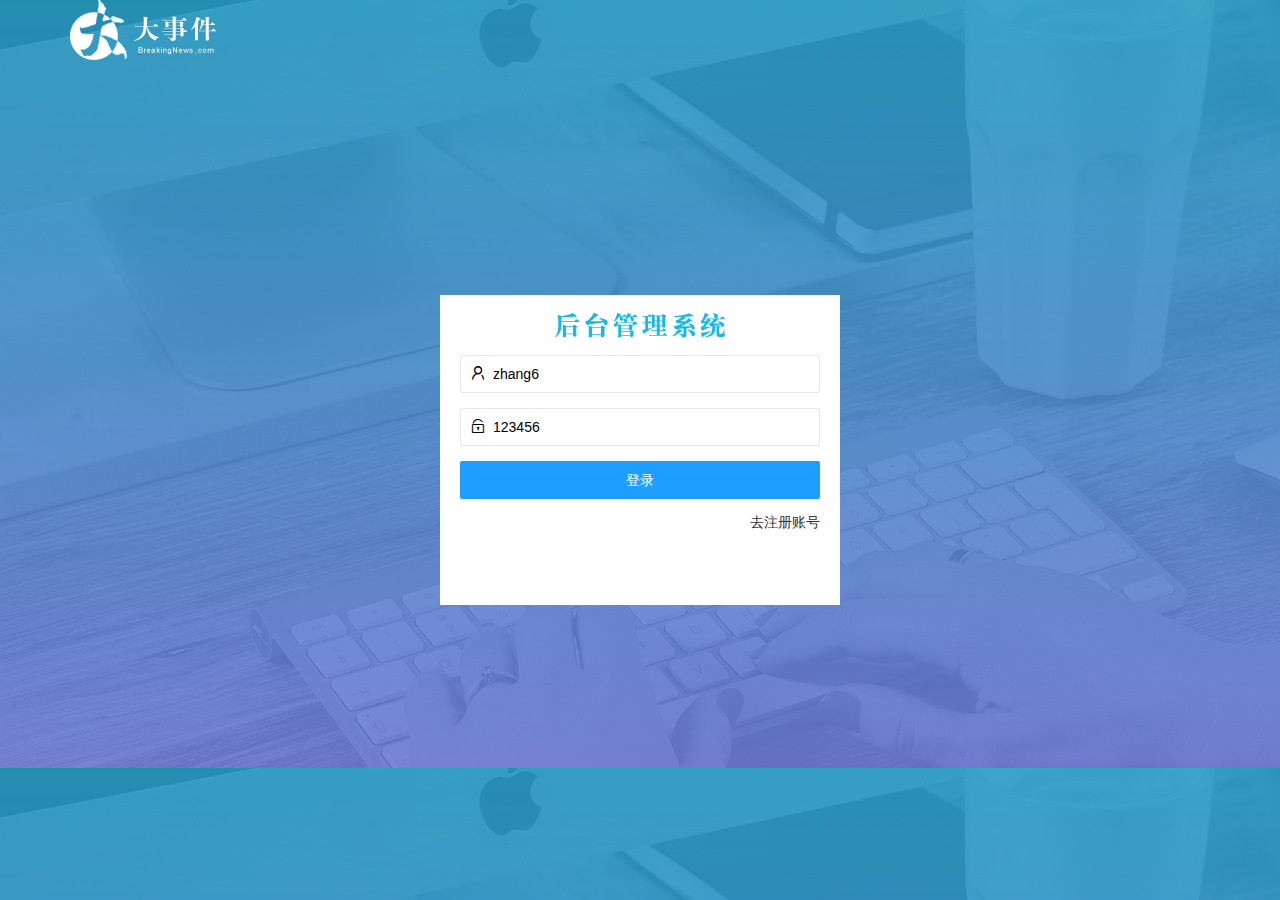
<file: login.html>
<!DOCTYPE html>
<html lang="en">

<head>
    <meta charset="UTF-8">
    <meta name="viewport" content="width=device-width, initial-scale=1.0">
    <title>大事件登录/注册第二遍</title>
    <link rel="stylesheet" href="/assets/lib/layui/css/layui.css">
    <link rel="stylesheet" href="/assets/css/login.css">
</head>

<body>
    <!-- 1.顶部logo 区域 -->
    <div class="layui-main">
        <img src="/assets/images/logo.png" alt="">
    </div>
    <!-- 2.登录与注册区域-->
    <div class="big-box">
        <!-- 2.1 头部标题 -->
        <div class="titleBox"></div>
        <!-- 2.2 登录区域 -->
        <div class="login-box">
            <!-- 2.2.1 登录表单 -->
            <form class="layui-form" id="form-login">
                <!-- 2.2.2 用户 -->
                <div class="layui-form-item">
                    <i class="layui-icon layui-icon-username"></i>
                    <input value="zhang6" type="text" name="username" required lay-verify="required" placeholder="请输入用户名" autocomplete="off" class="layui-input">
                </div>
                <!-- 2.2.3 密码 -->
                <div class="layui-form-item">
                    <i class="layui-icon layui-icon-password"></i>
                    <input value="123456" type="text" name="password" required lay-verify="required|pwd" placeholder="请输入密码" autocomplete="off" class="layui-input">
                </div>
                <!-- 2.2.4 登录按钮 -->
                <div class="layui-form-item">
                    <button class="layui-btn layui-btn-fluid layui-btn-normal" lay-submit>登录</button>
                </div>
                <!-- 2.2.5  -->
                <div class="layui-form-item links">
                    <a href="javascript:;" id="link_reg">去注册账号</a>
                </div>
            </form>
        </div>
        <!-- 2.3 注册区域 -->
        <div class="reg-box" style="display: none">
            <!-- 2.3.1 注册表单 -->
            <form class="layui-form" id="form-reg">
                <!-- 2.3.2 用户 -->
                <div class="layui-form-item">
                    <i class="layui-icon layui-icon-username"></i>
                    <input type="text" name="username" required lay-verify="required" placeholder="请输入用户名" autocomplete="off" class="layui-input">
                </div>
                <!-- 2.3.3 密码 -->
                <div class="layui-form-item">
                    <i class="layui-icon layui-icon-password"></i>
                    <input type="text" name="password" required lay-verify="required|pwd" placeholder="请输入密码" autocomplete="off" class="layui-input">
                </div>
                <!-- 2.3.4 确认密码 -->
                <div class="layui-form-item">
                    <i class="layui-icon layui-icon-password"></i>
                    <input type="text" name="repassword" required lay-verify="required|pwd|repwd" placeholder="再次确认密码" autocomplete="off" class="layui-input">
                </div>
                <!-- 2.3.5 登录按钮 -->
                <div class="layui-form-item">
                    <button class="layui-btn layui-btn-fluid layui-btn-normal" lay-submit>注册</button>
                </div>
                <!-- 2.3.6  -->
                <div class="layui-form-item links">
                    <a href="javascript:;" id="link_login">去登录账号</a>
                </div>
            </form>
        </div>
    </div>
    <!-- 引入layui js文件 -->
    <script src="/assets/lib/layui/layui.all.js"></script>
    <!-- 导入jquery文件 -->
    <script src="/assets/lib/jquery.js"></script>
    <!-- 导入自己封装的baseAPI.js文件 -->
    <script src="/assets/js/baseAPI.js"></script>
    <!-- 导入自己的login.js文件 -->
    <script src="/assets/js/login.js"></script>
</body>

</html>
</file>
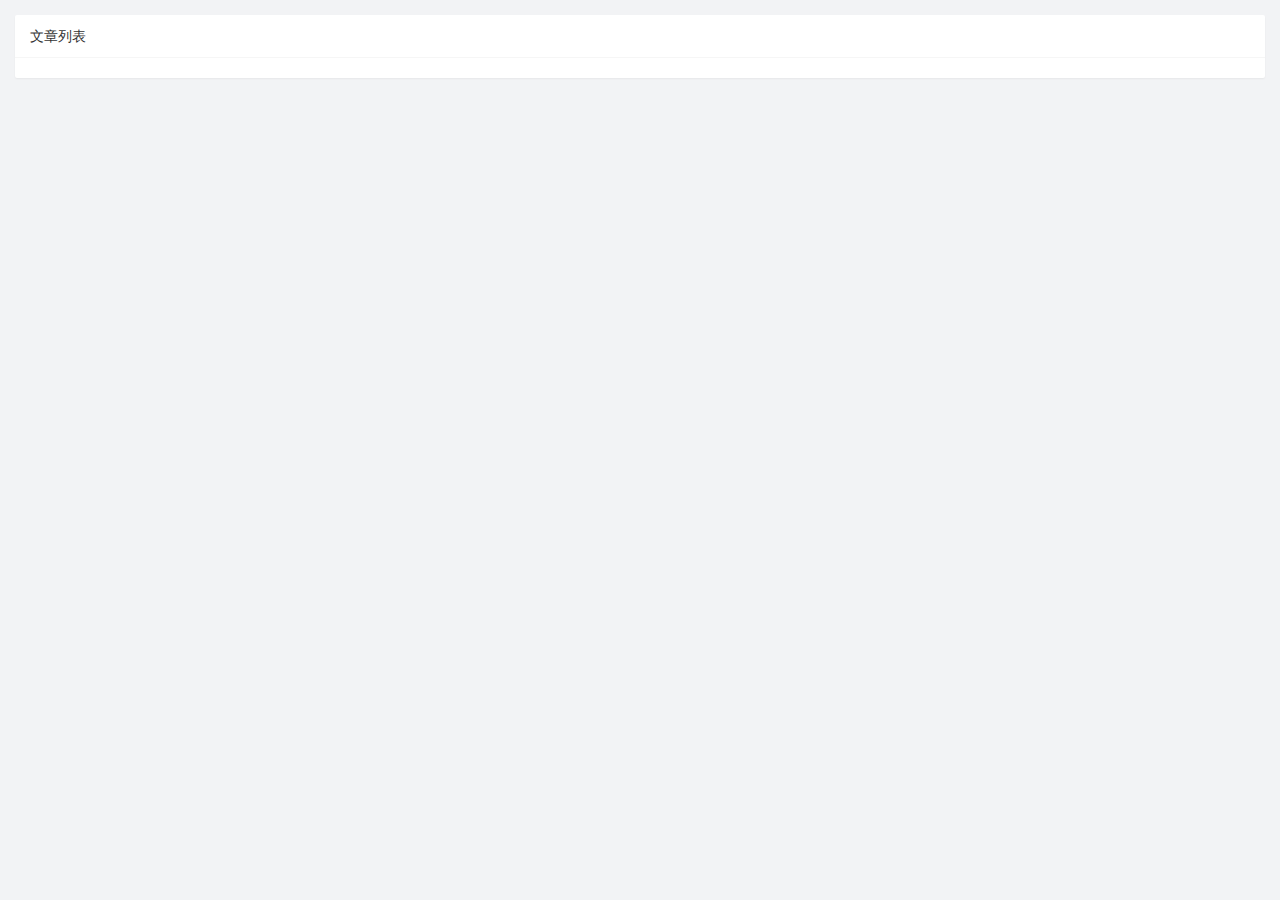
<file: article/art_list.html>
<!DOCTYPE html>
<html lang="en">

<head>
    <meta charset="UTF-8">
    <meta name="viewport" content="width=device-width, initial-scale=1.0">
    <title>Document</title>
    <link rel="stylesheet" href="/assets/lib/layui/css/layui.css">
    <link rel="stylesheet" href="/assets/css/article/art_list.css">
</head>

<body>
    <div class="layui-card">
        <div class="layui-card-header">
            文章列表
        </div>
        <div class="layui-card-body">

        </div>
    </div>





    <script src=" /assets/lib/layui/layui.all.js "></script>
    <script src="/assets/lib/jquery.js "></script>
    <script src="/assets/js/baseAPI.js "></script>
    <script src="/assets/js/article//art_list.js "></script>
</body>

</html>
</file>
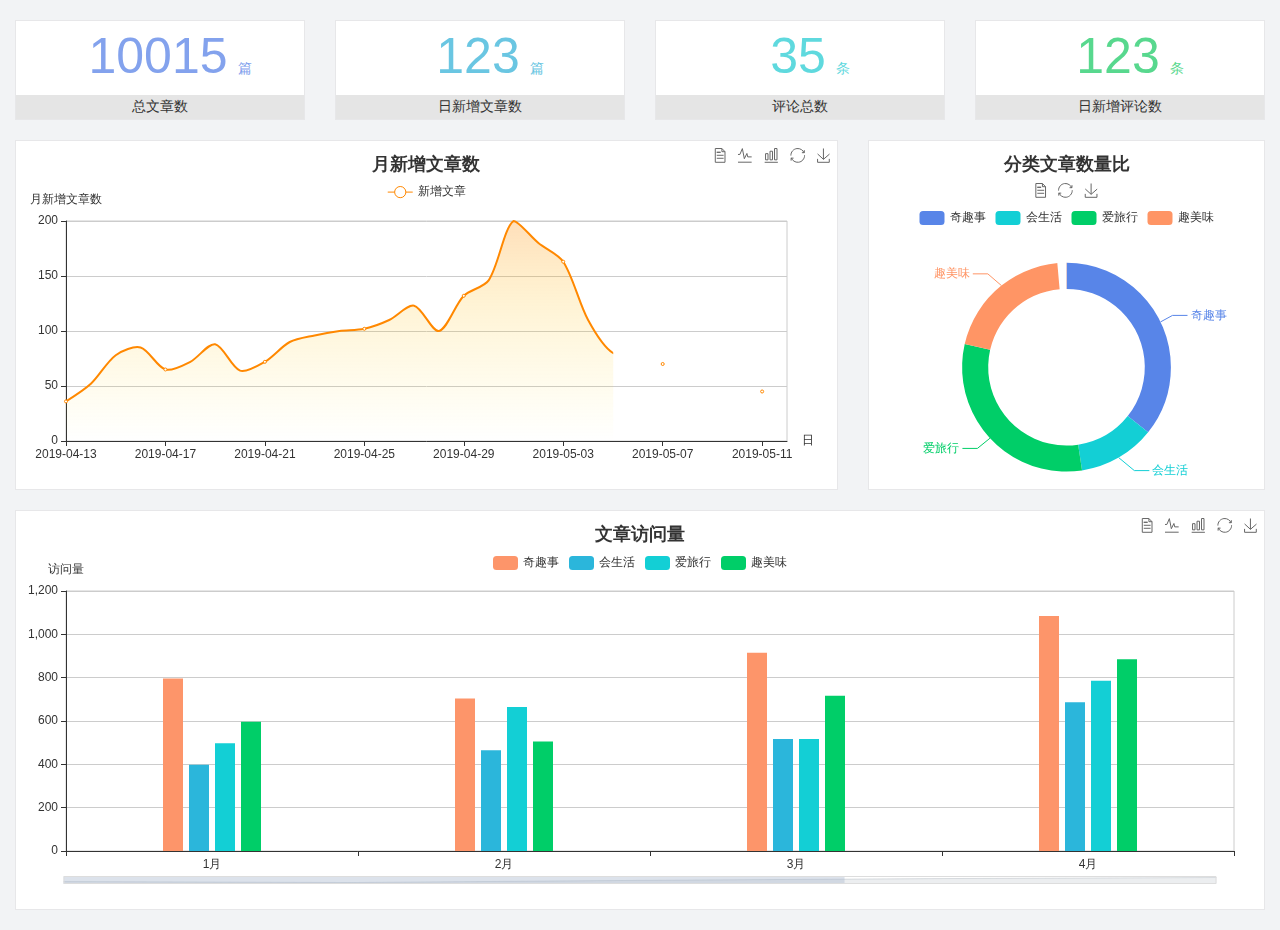
<file: home/dashboard.html>
<!DOCTYPE html>
<html lang="en">

<head>
  <meta charset="UTF-8">
  <meta name="viewport" content="width=device-width, initial-scale=1.0">
  <meta http-equiv="X-UA-Compatible" content="ie=edge">
  <title>图表统计</title>
  <link rel="stylesheet" href="../assets/lib/bootstrap.css" />
  <link rel="stylesheet" href="../assets/lib/main.css" />
  <script src="../assets/lib/jquery.js"></script>
  <script type="text/javascript" src="../assets/lib/echarts.min.js"></script>
</head>

<body>
  <div class="container-fluid">
    <div class="row spannel_list">
      <div class="col-sm-3 col-xs-6">
        <div class="spannel">
          <em>10015</em><span>篇</span>
          <b>总文章数</b>
        </div>
      </div>
      <div class="col-sm-3 col-xs-6">
        <div class="spannel scolor01">
          <em>123</em><span>篇</span>
          <b>日新增文章数</b>
        </div>
      </div>
      <div class="col-sm-3 col-xs-6">
        <div class="spannel scolor02">
          <em>35</em><span>条</span>
          <b>评论总数</b>
        </div>
      </div>
      <div class="col-sm-3 col-xs-6">
        <div class="spannel scolor03">
          <em>123</em><span>条</span>
          <b>日新增评论数</b>
        </div>
      </div>
    </div>
  </div>

  <div class="container-fluid">
    <div class="row curve-pie">
      <div class="col-lg-8 col-md-8">
        <div class="gragh_pannel" id="curve_show"></div>
      </div>
      <div class="col-lg-4 col-md-4">
        <div class="gragh_pannel" id="pie_show"></div>
      </div>
    </div>
  </div>

  <div class="container-fluid">
    <div class="column_pannel" id="column_show"></div>
  </div>

  <script>
    var oChart = echarts.init(document.getElementById('curve_show'));
    var aList_all = [
      { 'count': 36, 'date': '2019-04-13' },
      { 'count': 52, 'date': '2019-04-14' },
      { 'count': 78, 'date': '2019-04-15' },
      { 'count': 85, 'date': '2019-04-16' },
      { 'count': 65, 'date': '2019-04-17' },
      { 'count': 72, 'date': '2019-04-18' },
      { 'count': 88, 'date': '2019-04-19' },
      { 'count': 64, 'date': '2019-04-20' },
      { 'count': 72, 'date': '2019-04-21' },
      { 'count': 90, 'date': '2019-04-22' },
      { 'count': 96, 'date': '2019-04-23' },
      { 'count': 100, 'date': '2019-04-24' },
      { 'count': 102, 'date': '2019-04-25' },
      { 'count': 110, 'date': '2019-04-26' },
      { 'count': 123, 'date': '2019-04-27' },
      { 'count': 100, 'date': '2019-04-28' },
      { 'count': 132, 'date': '2019-04-29' },
      { 'count': 146, 'date': '2019-04-30' },
      { 'count': 200, 'date': '2019-05-01' },
      { 'count': 180, 'date': '2019-05-02' },
      { 'count': 163, 'date': '2019-05-03' },
      { 'count': 110, 'date': '2019-05-04' },
      { 'count': 80, 'date': '2019-05-05' },
      { 'count': 82, 'date': '2019-05-06' },
      { 'count': 70, 'date': '2019-05-07' },
      { 'count': 65, 'date': '2019-05-08' },
      { 'count': 54, 'date': '2019-05-09' },
      { 'count': 40, 'date': '2019-05-10' },
      { 'count': 45, 'date': '2019-05-11' },
      { 'count': 38, 'date': '2019-05-12' },
    ];

    let aCount = [];
    let aDate = [];

    for (var i = 0; i < aList_all.length; i++) {
      aCount.push(aList_all[i].count);
      aDate.push(aList_all[i].date);
    }

    var chartopt = {
      title: {
        text: '月新增文章数',
        left: 'center',
        top: '10'
      },
      tooltip: {
        trigger: 'axis'
      },
      legend: {
        data: ['新增文章'],
        top: '40'
      },
      toolbox: {
        show: true,
        feature: {
          mark: { show: true },
          dataView: { show: true, readOnly: false },
          magicType: { show: true, type: ['line', 'bar'] },
          restore: { show: true },
          saveAsImage: { show: true }
        }
      },
      calculable: true,
      xAxis: [
        {
          name: '日',
          type: 'category',
          boundaryGap: false,
          data: aDate
        }
      ],
      yAxis: [
        {
          name: '月新增文章数',
          type: 'value'
        }
      ],
      series: [
        {
          name: '新增文章',
          type: 'line',
          smooth: true,
          itemStyle: { normal: { areaStyle: { type: 'default' }, color: '#f80' }, lineStyle: { color: '#f80' } },
          data: aCount
        }],
      areaStyle: {
        normal: {
          color: new echarts.graphic.LinearGradient(0, 0, 0, 1, [{
            offset: 0,
            color: 'rgba(255,136,0,0.39)'
          }, {
            offset: .34,
            color: 'rgba(255,180,0,0.25)'
          }, {
            offset: 1,
            color: 'rgba(255,222,0,0.00)'
          }])

        }
      },
      grid: {
        show: true,
        x: 50,
        x2: 50,
        y: 80,
        height: 220
      }
    };

    oChart.setOption(chartopt);


    var oPie = echarts.init(document.getElementById('pie_show'));
    var oPieopt =
    {
      title: {
        top: 10,
        text: '分类文章数量比',
        x: 'center'
      },
      tooltip: {
        trigger: 'item',
        formatter: "{a} <br/>{b} : {c} ({d}%)"
      },
      color: ['#5885e8', '#13cfd5', '#00ce68', '#ff9565'],
      legend: {
        x: 'center',
        top: 65,
        data: ['奇趣事', '会生活', '爱旅行', '趣美味']
      },
      toolbox: {
        show: true,
        x: 'center',
        top: 35,
        feature: {
          mark: { show: true },
          dataView: { show: true, readOnly: false },
          magicType: {
            show: true,
            type: ['pie', 'funnel'],
            option: {
              funnel: {
                x: '25%',
                width: '50%',
                funnelAlign: 'left',
                max: 1548
              }
            }
          },
          restore: { show: true },
          saveAsImage: { show: true }
        }
      },
      calculable: true,
      series: [
        {
          name: '访问来源',
          type: 'pie',
          radius: ['45%', '60%'],
          center: ['50%', '65%'],
          data: [
            { value: 300, name: '奇趣事' },
            { value: 100, name: '会生活' },
            { value: 260, name: '爱旅行' },
            { value: 180, name: '趣美味' }
          ]
        }
      ]
    };
    oPie.setOption(oPieopt);



    var oColumn = this.echarts.init(document.getElementById('column_show'));
    var oColumnopt =
    {
      title: {
        text: '文章访问量',
        left: 'center',
        top: '10'
      },
      tooltip: {
        trigger: 'axis'
      },
      legend: {
        data: ['奇趣事', '会生活', '爱旅行', '趣美味'],
        top: '40'
      },
      toolbox: {
        show: true,
        feature: {
          mark: { show: true },
          dataView: { show: true, readOnly: false },
          magicType: { show: true, type: ['line', 'bar'] },
          restore: { show: true },
          saveAsImage: { show: true }
        }
      },
      calculable: true,
      xAxis: [
        {
          type: 'category',
          data: ['1月', '2月', '3月', '4月', '5月']
        }
      ],
      yAxis: [
        {
          name: '访问量',
          type: 'value'
        }
      ],
      series: [
        {
          name: '奇趣事',
          type: 'bar',
          barWidth: 20,
          itemStyle: {
            normal: { areaStyle: { type: 'default' }, color: '#fd956a' }
          },
          data: [800, 708, 920, 1090, 1200]
        },
        {
          name: '会生活',
          type: 'bar',
          barWidth: 20,
          itemStyle: {
            normal: { areaStyle: { type: 'default' }, color: '#2bb6db' }
          },
          data: [400, 468, 520, 690, 800]
        },
        {
          name: '爱旅行',
          type: 'bar',
          barWidth: 20,
          itemStyle: {
            normal: { areaStyle: { type: 'default' }, color: '#13cfd5' }
          },
          data: [500, 668, 520, 790, 900]
        },
        {
          name: '趣美味',
          type: 'bar',
          barWidth: 20,
          itemStyle: {
            normal: { areaStyle: { type: 'default' }, color: '#00ce68' }
          },
          data: [600, 508, 720, 890, 1000]
        }
      ],
      grid: {
        show: true,
        x: 50,
        x2: 30,
        y: 80,
        height: 260
      },
      dataZoom: [//给x轴设置滚动条
        {
          start: 0,//默认为0
          end: 100 - 1000 / 31,//默认为100
          type: 'slider',
          show: true,
          xAxisIndex: [0],
          handleSize: 0,//滑动条的 左右2个滑动条的大小
          height: 8,//组件高度
          left: 45, //左边的距离
          right: 50,//右边的距离
          bottom: 26,//右边的距离
          handleColor: '#ddd',//h滑动图标的颜色
          handleStyle: {
            borderColor: "#cacaca",
            borderWidth: "1",
            shadowBlur: 2,
            background: "#ddd",
            shadowColor: "#ddd",
          }
        }]
    };
    oColumn.setOption(oColumnopt);
  </script>
</body>

</html>
</file>
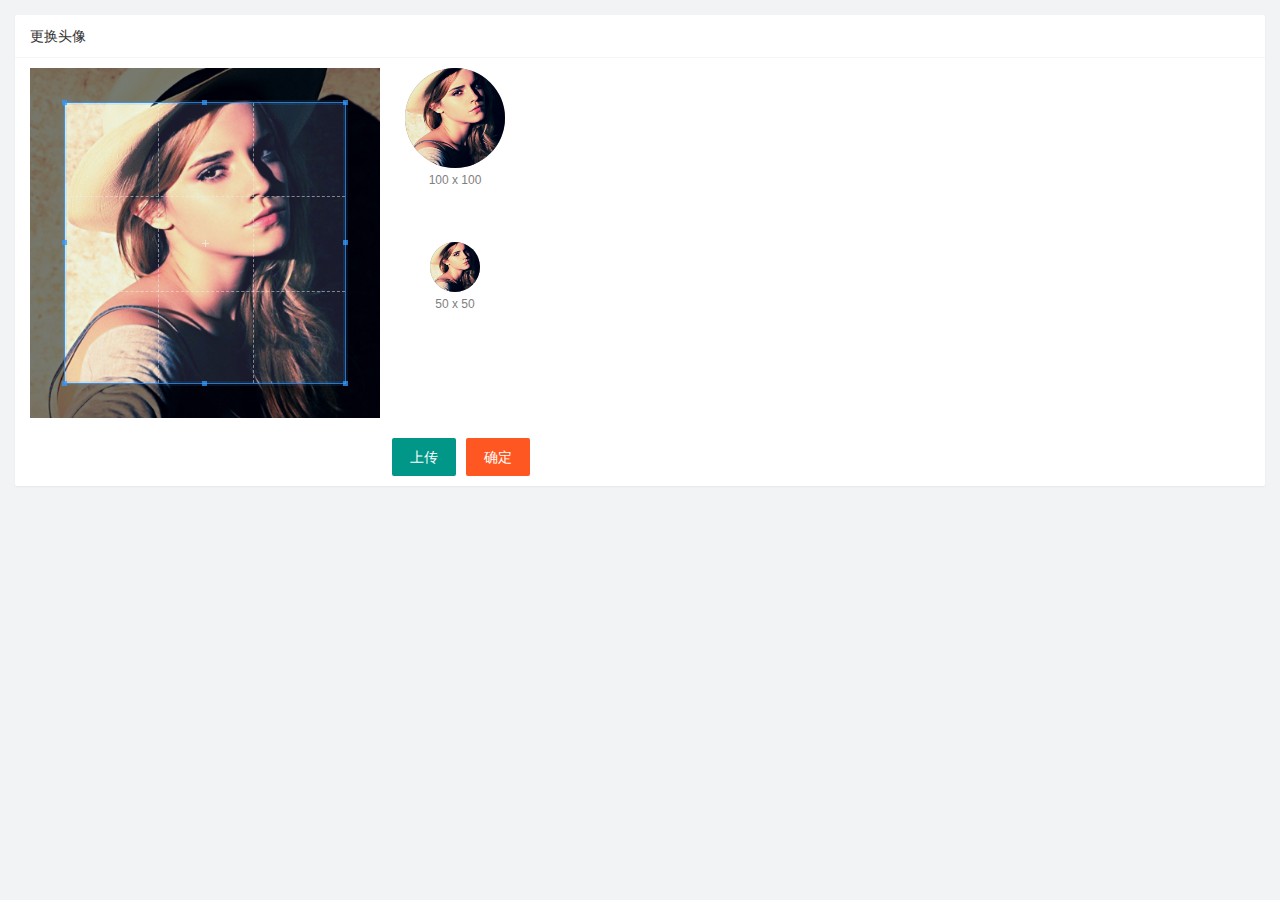
<file: user/user_avatar.html>
<!DOCTYPE html>
<html lang="en">

<head>
    <meta charset="UTF-8">
    <meta name="viewport" content="width=device-width, initial-scale=1.0">
    <title>Document</title>
    <link rel="stylesheet" href="/assets/lib/layui/css/layui.css">
    <link rel="stylesheet" href="/assets/lib/cropper/cropper.css" />
    <link rel="stylesheet" href="/assets/css/user/user_avatar.css">
</head>

<body>
    <div class="layui-card">
        <div class="layui-card-header">更换头像</div>
        <div class="layui-card-body">
            <!-- 第一行的图片裁剪和预览区域 -->
            <div class="row1">
                <!-- 图片裁剪区域 -->
                <div class="cropper-box">
                    <!-- 这个 img 标签很重要，将来会把它初始化为裁剪区域 -->
                    <img id="image" src="/assets/images/sample.jpg" />
                </div>
                <!-- 图片的预览区域 -->
                <div class="preview-box">
                    <div>
                        <!-- 宽高为 100px 的预览区域 -->
                        <div class="img-preview w100"></div>
                        <p class="size">100 x 100</p>
                    </div>
                    <div>
                        <!-- 宽高为 50px 的预览区域 -->
                        <div class="img-preview w50"></div>
                        <p class="size">50 x 50</p>
                    </div>
                </div>
            </div>
            <!-- 第二行的按钮区域 -->
            <div class="row2">
                <input type="file" id="file" accept='image.png,image.jpeg'>
                <button type="button" class="layui-btn btnChoose">上传</button>
                <button id="btnUpload" type="button" class="layui-btn layui-btn-danger">确定</button>
            </div>
        </div>
    </div>
    <script src="/assets/lib/layui/layui.all.js"></script>
    <script src="/assets/lib/jquery.js"></script>
    <script src="/assets/lib/cropper/Cropper.js"></script>
    <script src="/assets/lib/cropper/jquery-cropper.js"></script>
    <script src="/assets/js/baseAPI.js"></script>
    <script src="/assets/js/user/user_avatar.js"></script>
</body>

</html>
</file>
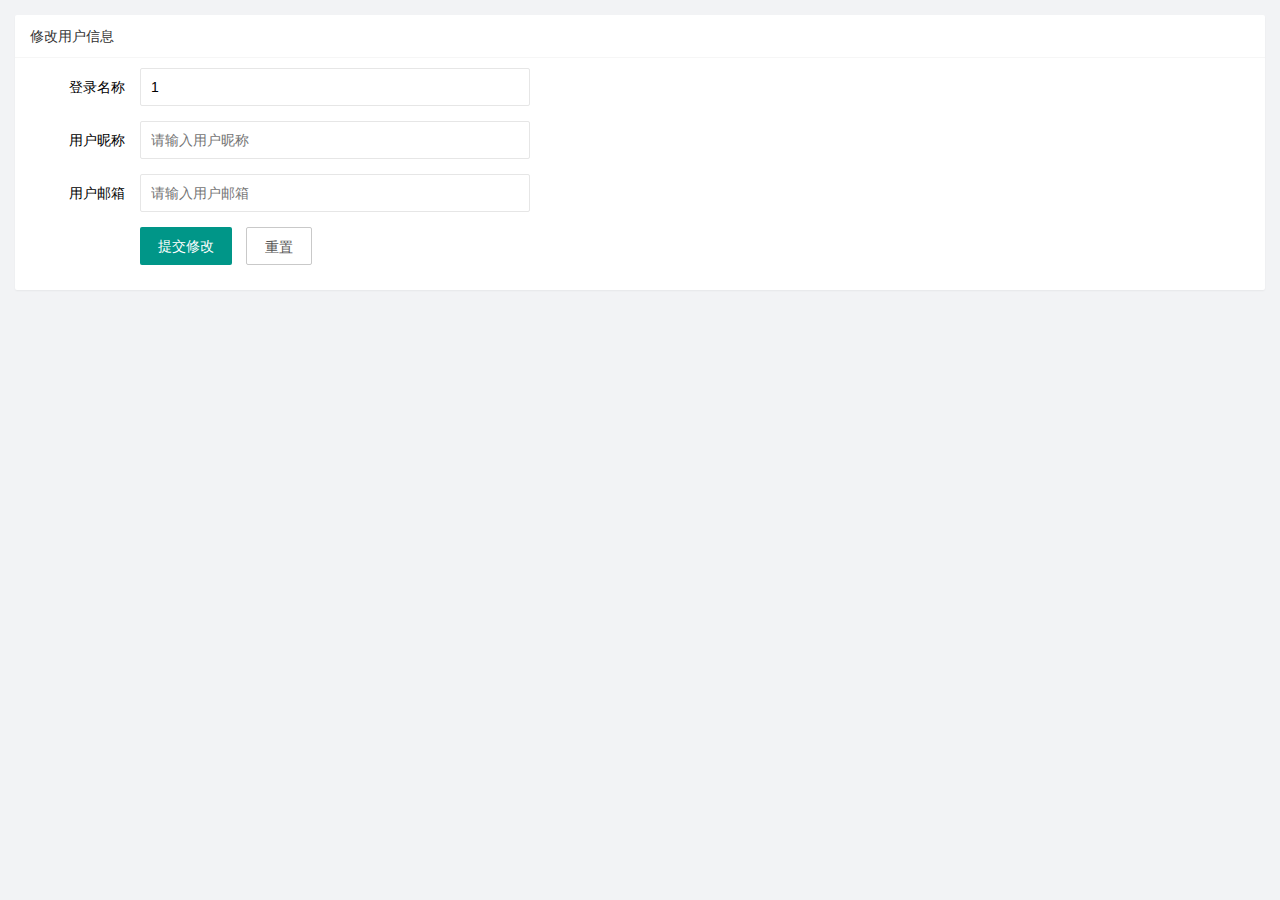
<file: user/user_info.html>
<!DOCTYPE html>
<html lang="en">

<head>
    <meta charset="UTF-8">
    <meta name="viewport" content="width=device-width, initial-scale=1.0">
    <title>Document</title>
    <link rel="stylesheet" href="/assets/lib/layui/css/layui.css">
    <link rel="stylesheet" href="/assets/css/user/user_info.css">
</head>

<body>
    <div class="layui-card">
        <div class="layui-card-header">修改用户信息</div>
        <div class="layui-card-body">
            <!-- 表单 -->
            <form class="layui-form" lay-filter='formUserInfo'>
                <!-- 隐藏保存id -->
                <input type="hidden" name="id">
                <!-- 1 -->
                <div class="layui-form-item">
                    <label class="layui-form-label">登录名称</label>
                    <div class="layui-input-block">
                        <input value="1" type="text" name="username" readonly required lay-verify="required" placeholder="请输入登录名称" autocomplete="off" class="layui-input">
                    </div>
                </div>
                <!-- 2 -->
                <div class="layui-form-item">
                    <label class="layui-form-label">用户昵称</label>
                    <div class="layui-input-block">
                        <input type="text" name="nickname" required lay-verify="required|nickname" placeholder="请输入用户昵称" autocomplete="off" class="layui-input">
                    </div>
                </div>
                <!-- 3 -->
                <div class="layui-form-item">
                    <label class="layui-form-label">用户邮箱</label>
                    <div class="layui-input-block">
                        <input type="text" name="email" required lay-verify="required|email" placeholder="请输入用户邮箱" autocomplete="off" class="layui-input">
                    </div>
                </div>
                <div class="layui-form-item">
                    <div class="layui-input-block">
                        <button class="layui-btn" lay-submit lay-filter="formDemo">提交修改</button>
                        <button id="btnReset" type="reset" class="layui-btn layui-btn-primary">重置</button>
                    </div>
                </div>
            </form>
        </div>
    </div>
    <script src="/assets/lib/layui/layui.all.js"></script>
    <script src="/assets/lib/jquery.js"></script>
    <script src="/assets/js/baseAPI.js"></script>
    <script src="/assets/js/user/user_info.js"></script>
</body>

</html>
</file>
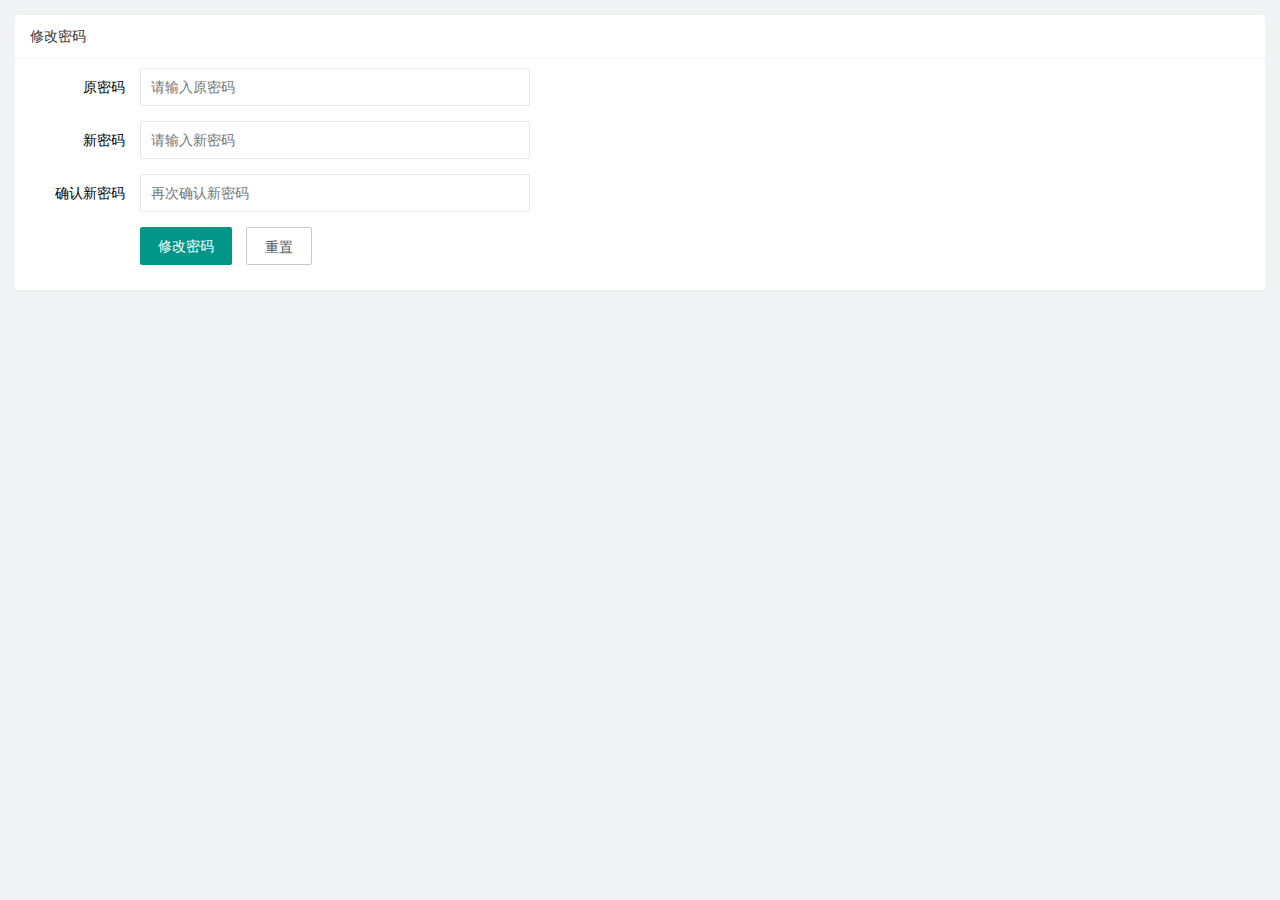
<file: user/user_pwd.html>
<!DOCTYPE html>
<html lang="en">

<head>
    <meta charset="UTF-8">
    <meta name="viewport" content="width=device-width, initial-scale=1.0">
    <title>Document</title>
    <link rel="stylesheet" href="/assets/lib/layui/css/layui.css">
    <link rel="stylesheet" href="/assets/css/user/user_pwd.css">
</head>

<body>
    <div class="layui-card">
        <div class="layui-card-header">修改密码</div>
        <div class="layui-card-body">
            <!-- 表单 -->
            <form class="layui-form">
                <!-- 1 -->
                <div class="layui-form-item">
                    <label class="layui-form-label">原密码</label>
                    <div class="layui-input-block">
                        <input type="text" name="oldPwd" required lay-verify="required|pwd" placeholder="请输入原密码" autocomplete="off" class="layui-input">
                    </div>
                </div>
                <!-- 1 -->
                <div class="layui-form-item">
                    <label class="layui-form-label">新密码</label>
                    <div class="layui-input-block">
                        <input type="text" name="newPwd" required lay-verify="required|pwd|samePwd" placeholder="请输入新密码" autocomplete="off" class="layui-input">
                    </div>
                </div>
                <!-- 1 -->
                <div class="layui-form-item">
                    <label class="layui-form-label">确认新密码</label>
                    <div class="layui-input-block">
                        <input type="text" name="rePwd" required lay-verify="required|pwd|rePwd" placeholder="再次确认新密码" autocomplete="off" class="layui-input">
                    </div>
                </div>
                <div class="layui-form-item">
                    <div class="layui-input-block">
                        <button class="layui-btn" lay-submit lay-filter="formDemo">修改密码</button>
                        <button type="reset" class="layui-btn layui-btn-primary">重置</button>
                    </div>
                </div>
            </form>
        </div>
    </div>
    <script src="/assets/lib/layui/layui.all.js"></script>
    <script src="/assets/lib/jquery.js"></script>
    <script src="/assets/js/baseAPI.js"></script>
    <script src="/assets/js/user/user_pwd.js"></script>
</body>

</html>
</file>
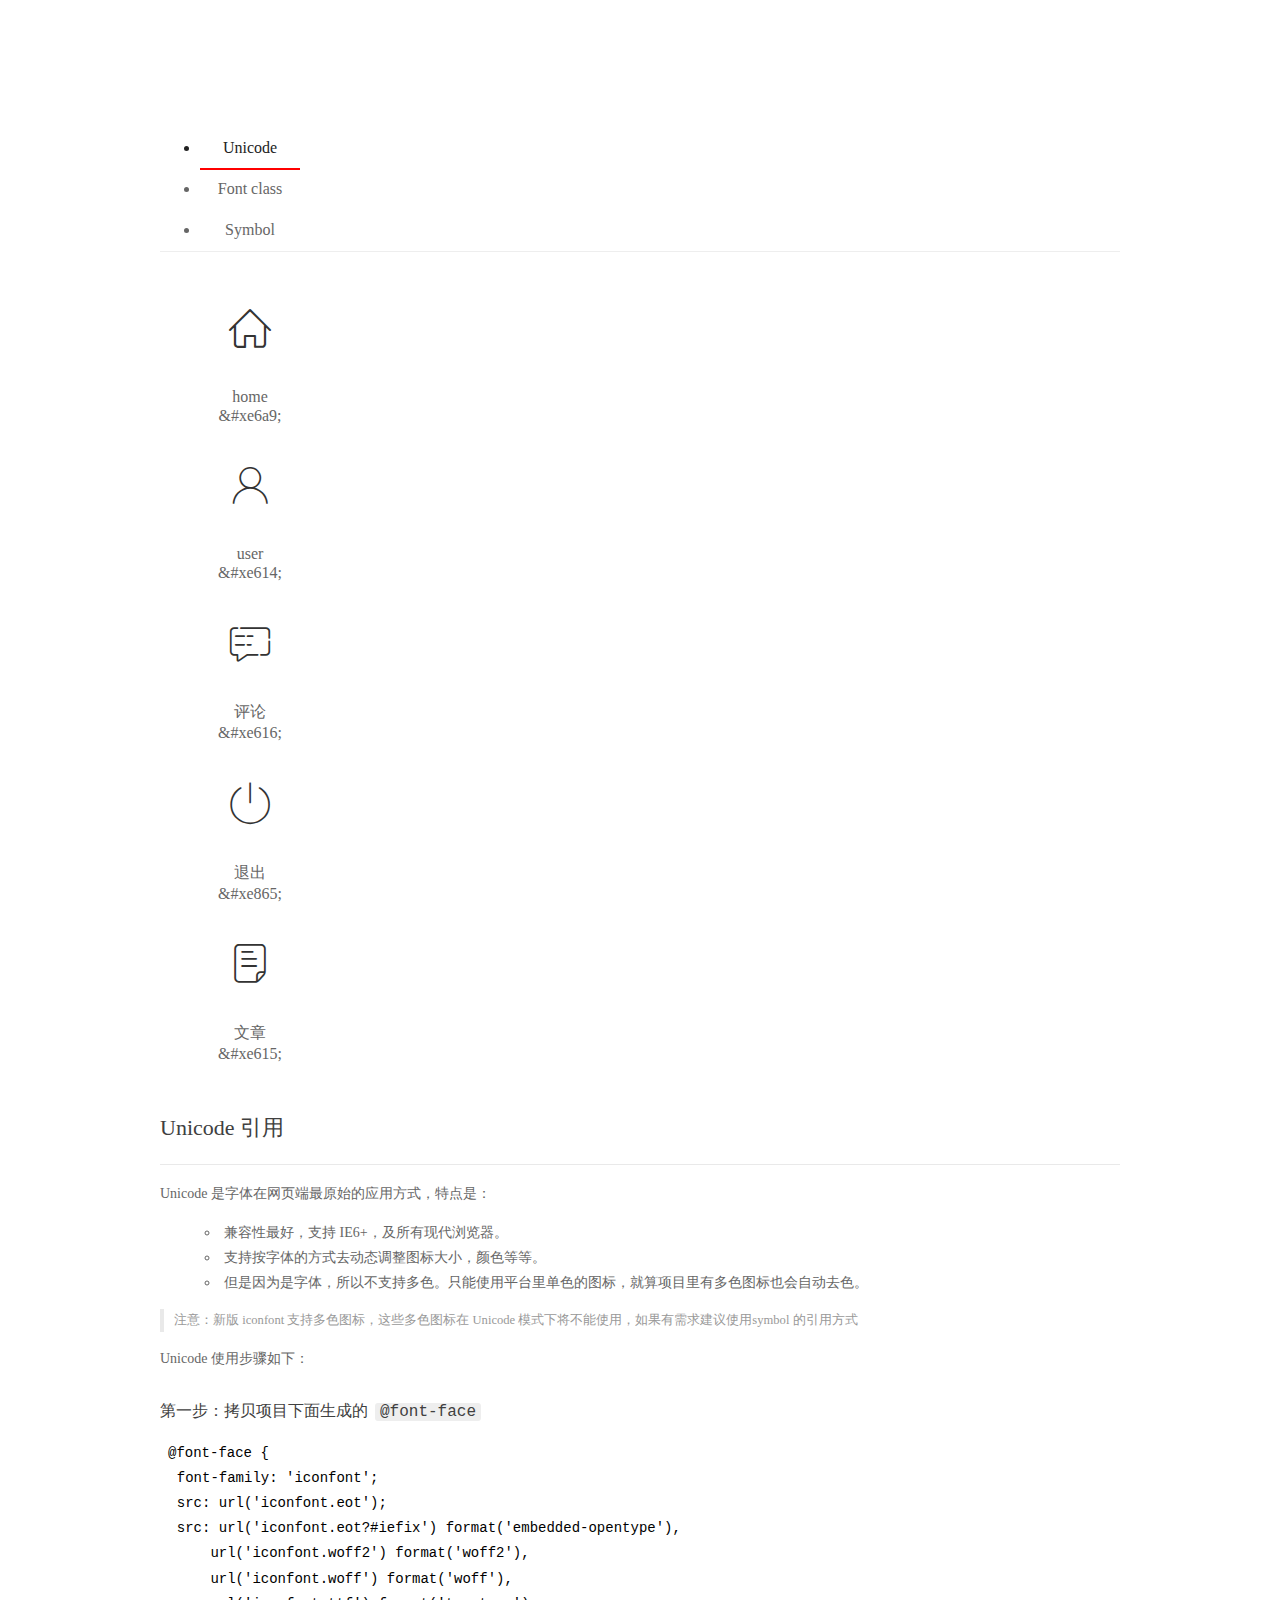
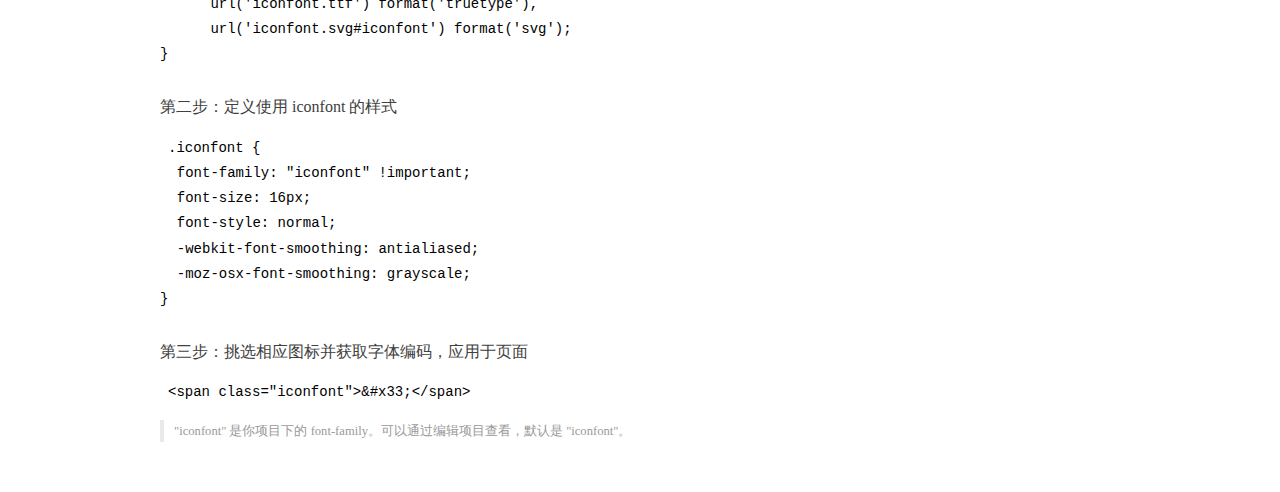
<file: assets/fonts/demo_index.html>
<!DOCTYPE html>
<html>
<head>
  <meta charset="utf-8"/>
  <title>IconFont Demo</title>
  <link rel="shortcut icon" href="https://gtms04.alicdn.com/tps/i4/TB1_oz6GVXXXXaFXpXXJDFnIXXX-64-64.ico" type="image/x-icon"/>
  <link rel="stylesheet" href="https://g.alicdn.com/thx/cube/1.3.2/cube.min.css">
  <link rel="stylesheet" href="demo.css">
  <link rel="stylesheet" href="iconfont.css">
  <script src="iconfont.js"></script>
  <!-- jQuery -->
  <script src="https://a1.alicdn.com/oss/uploads/2018/12/26/7bfddb60-08e8-11e9-9b04-53e73bb6408b.js"></script>
  <!-- 代码高亮 -->
  <script src="https://a1.alicdn.com/oss/uploads/2018/12/26/a3f714d0-08e6-11e9-8a15-ebf944d7534c.js"></script>
</head>
<body>
  <div class="main">
    <h1 class="logo"><a href="https://www.iconfont.cn/" title="iconfont 首页" target="_blank">&#xe86b;</a></h1>
    <div class="nav-tabs">
      <ul id="tabs" class="dib-box">
        <li class="dib active"><span>Unicode</span></li>
        <li class="dib"><span>Font class</span></li>
        <li class="dib"><span>Symbol</span></li>
      </ul>
      
    </div>
    <div class="tab-container">
      <div class="content unicode" style="display: block;">
          <ul class="icon_lists dib-box">
          
            <li class="dib">
              <span class="icon iconfont">&#xe6a9;</span>
                <div class="name">home</div>
                <div class="code-name">&amp;#xe6a9;</div>
              </li>
          
            <li class="dib">
              <span class="icon iconfont">&#xe614;</span>
                <div class="name">user</div>
                <div class="code-name">&amp;#xe614;</div>
              </li>
          
            <li class="dib">
              <span class="icon iconfont">&#xe616;</span>
                <div class="name">评论</div>
                <div class="code-name">&amp;#xe616;</div>
              </li>
          
            <li class="dib">
              <span class="icon iconfont">&#xe865;</span>
                <div class="name">退出</div>
                <div class="code-name">&amp;#xe865;</div>
              </li>
          
            <li class="dib">
              <span class="icon iconfont">&#xe615;</span>
                <div class="name">文章</div>
                <div class="code-name">&amp;#xe615;</div>
              </li>
          
          </ul>
          <div class="article markdown">
          <h2 id="unicode-">Unicode 引用</h2>
          <hr>

          <p>Unicode 是字体在网页端最原始的应用方式，特点是：</p>
          <ul>
            <li>兼容性最好，支持 IE6+，及所有现代浏览器。</li>
            <li>支持按字体的方式去动态调整图标大小，颜色等等。</li>
            <li>但是因为是字体，所以不支持多色。只能使用平台里单色的图标，就算项目里有多色图标也会自动去色。</li>
          </ul>
          <blockquote>
            <p>注意：新版 iconfont 支持多色图标，这些多色图标在 Unicode 模式下将不能使用，如果有需求建议使用symbol 的引用方式</p>
          </blockquote>
          <p>Unicode 使用步骤如下：</p>
          <h3 id="-font-face">第一步：拷贝项目下面生成的 <code>@font-face</code></h3>
<pre><code class="language-css"
>@font-face {
  font-family: 'iconfont';
  src: url('iconfont.eot');
  src: url('iconfont.eot?#iefix') format('embedded-opentype'),
      url('iconfont.woff2') format('woff2'),
      url('iconfont.woff') format('woff'),
      url('iconfont.ttf') format('truetype'),
      url('iconfont.svg#iconfont') format('svg');
}
</code></pre>
          <h3 id="-iconfont-">第二步：定义使用 iconfont 的样式</h3>
<pre><code class="language-css"
>.iconfont {
  font-family: "iconfont" !important;
  font-size: 16px;
  font-style: normal;
  -webkit-font-smoothing: antialiased;
  -moz-osx-font-smoothing: grayscale;
}
</code></pre>
          <h3 id="-">第三步：挑选相应图标并获取字体编码，应用于页面</h3>
<pre>
<code class="language-html"
>&lt;span class="iconfont"&gt;&amp;#x33;&lt;/span&gt;
</code></pre>
          <blockquote>
            <p>"iconfont" 是你项目下的 font-family。可以通过编辑项目查看，默认是 "iconfont"。</p>
          </blockquote>
          </div>
      </div>
      <div class="content font-class">
        <ul class="icon_lists dib-box">
          
          <li class="dib">
            <span class="icon iconfont icon-home"></span>
            <div class="name">
              home
            </div>
            <div class="code-name">.icon-home
            </div>
          </li>
          
          <li class="dib">
            <span class="icon iconfont icon-user"></span>
            <div class="name">
              user
            </div>
            <div class="code-name">.icon-user
            </div>
          </li>
          
          <li class="dib">
            <span class="icon iconfont icon-pinglun"></span>
            <div class="name">
              评论
            </div>
            <div class="code-name">.icon-pinglun
            </div>
          </li>
          
          <li class="dib">
            <span class="icon iconfont icon-tuichu"></span>
            <div class="name">
              退出
            </div>
            <div class="code-name">.icon-tuichu
            </div>
          </li>
          
          <li class="dib">
            <span class="icon iconfont icon-16"></span>
            <div class="name">
              文章
            </div>
            <div class="code-name">.icon-16
            </div>
          </li>
          
        </ul>
        <div class="article markdown">
        <h2 id="font-class-">font-class 引用</h2>
        <hr>

        <p>font-class 是 Unicode 使用方式的一种变种，主要是解决 Unicode 书写不直观，语意不明确的问题。</p>
        <p>与 Unicode 使用方式相比，具有如下特点：</p>
        <ul>
          <li>兼容性良好，支持 IE8+，及所有现代浏览器。</li>
          <li>相比于 Unicode 语意明确，书写更直观。可以很容易分辨这个 icon 是什么。</li>
          <li>因为使用 class 来定义图标，所以当要替换图标时，只需要修改 class 里面的 Unicode 引用。</li>
          <li>不过因为本质上还是使用的字体，所以多色图标还是不支持的。</li>
        </ul>
        <p>使用步骤如下：</p>
        <h3 id="-fontclass-">第一步：引入项目下面生成的 fontclass 代码：</h3>
<pre><code class="language-html">&lt;link rel="stylesheet" href="./iconfont.css"&gt;
</code></pre>
        <h3 id="-">第二步：挑选相应图标并获取类名，应用于页面：</h3>
<pre><code class="language-html">&lt;span class="iconfont icon-xxx"&gt;&lt;/span&gt;
</code></pre>
        <blockquote>
          <p>"
            iconfont" 是你项目下的 font-family。可以通过编辑项目查看，默认是 "iconfont"。</p>
        </blockquote>
      </div>
      </div>
      <div class="content symbol">
          <ul class="icon_lists dib-box">
          
            <li class="dib">
                <svg class="icon svg-icon" aria-hidden="true">
                  <use xlink:href="#icon-home"></use>
                </svg>
                <div class="name">home</div>
                <div class="code-name">#icon-home</div>
            </li>
          
            <li class="dib">
                <svg class="icon svg-icon" aria-hidden="true">
                  <use xlink:href="#icon-user"></use>
                </svg>
                <div class="name">user</div>
                <div class="code-name">#icon-user</div>
            </li>
          
            <li class="dib">
                <svg class="icon svg-icon" aria-hidden="true">
                  <use xlink:href="#icon-pinglun"></use>
                </svg>
                <div class="name">评论</div>
                <div class="code-name">#icon-pinglun</div>
            </li>
          
            <li class="dib">
                <svg class="icon svg-icon" aria-hidden="true">
                  <use xlink:href="#icon-tuichu"></use>
                </svg>
                <div class="name">退出</div>
                <div class="code-name">#icon-tuichu</div>
            </li>
          
            <li class="dib">
                <svg class="icon svg-icon" aria-hidden="true">
                  <use xlink:href="#icon-16"></use>
                </svg>
                <div class="name">文章</div>
                <div class="code-name">#icon-16</div>
            </li>
          
          </ul>
          <div class="article markdown">
          <h2 id="symbol-">Symbol 引用</h2>
          <hr>

          <p>这是一种全新的使用方式，应该说这才是未来的主流，也是平台目前推荐的用法。相关介绍可以参考这篇<a href="">文章</a>
            这种用法其实是做了一个 SVG 的集合，与另外两种相比具有如下特点：</p>
          <ul>
            <li>支持多色图标了，不再受单色限制。</li>
            <li>通过一些技巧，支持像字体那样，通过 <code>font-size</code>, <code>color</code> 来调整样式。</li>
            <li>兼容性较差，支持 IE9+，及现代浏览器。</li>
            <li>浏览器渲染 SVG 的性能一般，还不如 png。</li>
          </ul>
          <p>使用步骤如下：</p>
          <h3 id="-symbol-">第一步：引入项目下面生成的 symbol 代码：</h3>
<pre><code class="language-html">&lt;script src="./iconfont.js"&gt;&lt;/script&gt;
</code></pre>
          <h3 id="-css-">第二步：加入通用 CSS 代码（引入一次就行）：</h3>
<pre><code class="language-html">&lt;style&gt;
.icon {
  width: 1em;
  height: 1em;
  vertical-align: -0.15em;
  fill: currentColor;
  overflow: hidden;
}
&lt;/style&gt;
</code></pre>
          <h3 id="-">第三步：挑选相应图标并获取类名，应用于页面：</h3>
<pre><code class="language-html">&lt;svg class="icon" aria-hidden="true"&gt;
  &lt;use xlink:href="#icon-xxx"&gt;&lt;/use&gt;
&lt;/svg&gt;
</code></pre>
          </div>
      </div>

    </div>
  </div>
  <script>
  $(document).ready(function () {
      $('.tab-container .content:first').show()

      $('#tabs li').click(function (e) {
        var tabContent = $('.tab-container .content')
        var index = $(this).index()

        if ($(this).hasClass('active')) {
          return
        } else {
          $('#tabs li').removeClass('active')
          $(this).addClass('active')

          tabContent.hide().eq(index).fadeIn()
        }
      })
    })
  </script>
</body>
</html>
</file>
<file: assets/lib/layui/css/layui.css>
/** layui-v2.5.5 MIT License By https://www.layui.com */
 .layui-inline,img{display:inline-block;vertical-align:middle}h1,h2,h3,h4,h5,h6{font-weight:400}.layui-edge,.layui-header,.layui-inline,.layui-main{position:relative}.layui-body,.layui-edge,.layui-elip{overflow:hidden}.layui-btn,.layui-edge,.layui-inline,img{vertical-align:middle}.layui-btn,.layui-disabled,.layui-icon,.layui-unselect{-moz-user-select:none;-webkit-user-select:none;-ms-user-select:none}.layui-elip,.layui-form-checkbox span,.layui-form-pane .layui-form-label{text-overflow:ellipsis;white-space:nowrap}.layui-breadcrumb,.layui-tree-btnGroup{visibility:hidden}blockquote,body,button,dd,div,dl,dt,form,h1,h2,h3,h4,h5,h6,input,li,ol,p,pre,td,textarea,th,ul{margin:0;padding:0;-webkit-tap-highlight-color:rgba(0,0,0,0)}a:active,a:hover{outline:0}img{border:none}li{list-style:none}table{border-collapse:collapse;border-spacing:0}h4,h5,h6{font-size:100%}button,input,optgroup,option,select,textarea{font-family:inherit;font-size:inherit;font-style:inherit;font-weight:inherit;outline:0}pre{white-space:pre-wrap;white-space:-moz-pre-wrap;white-space:-pre-wrap;white-space:-o-pre-wrap;word-wrap:break-word}body{line-height:24px;font:14px Helvetica Neue,Helvetica,PingFang SC,Tahoma,Arial,sans-serif}hr{height:1px;margin:10px 0;border:0;clear:both}a{color:#333;text-decoration:none}a:hover{color:#777}a cite{font-style:normal;*cursor:pointer}.layui-border-box,.layui-border-box *{box-sizing:border-box}.layui-box,.layui-box *{box-sizing:content-box}.layui-clear{clear:both;*zoom:1}.layui-clear:after{content:'\20';clear:both;*zoom:1;display:block;height:0}.layui-inline{*display:inline;*zoom:1}.layui-edge{display:inline-block;width:0;height:0;border-width:6px;border-style:dashed;border-color:transparent}.layui-edge-top{top:-4px;border-bottom-color:#999;border-bottom-style:solid}.layui-edge-right{border-left-color:#999;border-left-style:solid}.layui-edge-bottom{top:2px;border-top-color:#999;border-top-style:solid}.layui-edge-left{border-right-color:#999;border-right-style:solid}.layui-disabled,.layui-disabled:hover{color:#d2d2d2!important;cursor:not-allowed!important}.layui-circle{border-radius:100%}.layui-show{display:block!important}.layui-hide{display:none!important}@font-face{font-family:layui-icon;src:url(../font/iconfont.eot?v=250);src:url(../font/iconfont.eot?v=250#iefix) format('embedded-opentype'),url(../font/iconfont.woff2?v=250) format('woff2'),url(../font/iconfont.woff?v=250) format('woff'),url(../font/iconfont.ttf?v=250) format('truetype'),url(../font/iconfont.svg?v=250#layui-icon) format('svg')}.layui-icon{font-family:layui-icon!important;font-size:16px;font-style:normal;-webkit-font-smoothing:antialiased;-moz-osx-font-smoothing:grayscale}.layui-icon-reply-fill:before{content:"\e611"}.layui-icon-set-fill:before{content:"\e614"}.layui-icon-menu-fill:before{content:"\e60f"}.layui-icon-search:before{content:"\e615"}.layui-icon-share:before{content:"\e641"}.layui-icon-set-sm:before{content:"\e620"}.layui-icon-engine:before{content:"\e628"}.layui-icon-close:before{content:"\1006"}.layui-icon-close-fill:before{content:"\1007"}.layui-icon-chart-screen:before{content:"\e629"}.layui-icon-star:before{content:"\e600"}.layui-icon-circle-dot:before{content:"\e617"}.layui-icon-chat:before{content:"\e606"}.layui-icon-release:before{content:"\e609"}.layui-icon-list:before{content:"\e60a"}.layui-icon-chart:before{content:"\e62c"}.layui-icon-ok-circle:before{content:"\1005"}.layui-icon-layim-theme:before{content:"\e61b"}.layui-icon-table:before{content:"\e62d"}.layui-icon-right:before{content:"\e602"}.layui-icon-left:before{content:"\e603"}.layui-icon-cart-simple:before{content:"\e698"}.layui-icon-face-cry:before{content:"\e69c"}.layui-icon-face-smile:before{content:"\e6af"}.layui-icon-survey:before{content:"\e6b2"}.layui-icon-tree:before{content:"\e62e"}.layui-icon-upload-circle:before{content:"\e62f"}.layui-icon-add-circle:before{content:"\e61f"}.layui-icon-download-circle:before{content:"\e601"}.layui-icon-templeate-1:before{content:"\e630"}.layui-icon-util:before{content:"\e631"}.layui-icon-face-surprised:before{content:"\e664"}.layui-icon-edit:before{content:"\e642"}.layui-icon-speaker:before{content:"\e645"}.layui-icon-down:before{content:"\e61a"}.layui-icon-file:before{content:"\e621"}.layui-icon-layouts:before{content:"\e632"}.layui-icon-rate-half:before{content:"\e6c9"}.layui-icon-add-circle-fine:before{content:"\e608"}.layui-icon-prev-circle:before{content:"\e633"}.layui-icon-read:before{content:"\e705"}.layui-icon-404:before{content:"\e61c"}.layui-icon-carousel:before{content:"\e634"}.layui-icon-help:before{content:"\e607"}.layui-icon-code-circle:before{content:"\e635"}.layui-icon-water:before{content:"\e636"}.layui-icon-username:before{content:"\e66f"}.layui-icon-find-fill:before{content:"\e670"}.layui-icon-about:before{content:"\e60b"}.layui-icon-location:before{content:"\e715"}.layui-icon-up:before{content:"\e619"}.layui-icon-pause:before{content:"\e651"}.layui-icon-date:before{content:"\e637"}.layui-icon-layim-uploadfile:before{content:"\e61d"}.layui-icon-delete:before{content:"\e640"}.layui-icon-play:before{content:"\e652"}.layui-icon-top:before{content:"\e604"}.layui-icon-friends:before{content:"\e612"}.layui-icon-refresh-3:before{content:"\e9aa"}.layui-icon-ok:before{content:"\e605"}.layui-icon-layer:before{content:"\e638"}.layui-icon-face-smile-fine:before{content:"\e60c"}.layui-icon-dollar:before{content:"\e659"}.layui-icon-group:before{content:"\e613"}.layui-icon-layim-download:before{content:"\e61e"}.layui-icon-picture-fine:before{content:"\e60d"}.layui-icon-link:before{content:"\e64c"}.layui-icon-diamond:before{content:"\e735"}.layui-icon-log:before{content:"\e60e"}.layui-icon-rate-solid:before{content:"\e67a"}.layui-icon-fonts-del:before{content:"\e64f"}.layui-icon-unlink:before{content:"\e64d"}.layui-icon-fonts-clear:before{content:"\e639"}.layui-icon-triangle-r:before{content:"\e623"}.layui-icon-circle:before{content:"\e63f"}.layui-icon-radio:before{content:"\e643"}.layui-icon-align-center:before{content:"\e647"}.layui-icon-align-right:before{content:"\e648"}.layui-icon-align-left:before{content:"\e649"}.layui-icon-loading-1:before{content:"\e63e"}.layui-icon-return:before{content:"\e65c"}.layui-icon-fonts-strong:before{content:"\e62b"}.layui-icon-upload:before{content:"\e67c"}.layui-icon-dialogue:before{content:"\e63a"}.layui-icon-video:before{content:"\e6ed"}.layui-icon-headset:before{content:"\e6fc"}.layui-icon-cellphone-fine:before{content:"\e63b"}.layui-icon-add-1:before{content:"\e654"}.layui-icon-face-smile-b:before{content:"\e650"}.layui-icon-fonts-html:before{content:"\e64b"}.layui-icon-form:before{content:"\e63c"}.layui-icon-cart:before{content:"\e657"}.layui-icon-camera-fill:before{content:"\e65d"}.layui-icon-tabs:before{content:"\e62a"}.layui-icon-fonts-code:before{content:"\e64e"}.layui-icon-fire:before{content:"\e756"}.layui-icon-set:before{content:"\e716"}.layui-icon-fonts-u:before{content:"\e646"}.layui-icon-triangle-d:before{content:"\e625"}.layui-icon-tips:before{content:"\e702"}.layui-icon-picture:before{content:"\e64a"}.layui-icon-more-vertical:before{content:"\e671"}.layui-icon-flag:before{content:"\e66c"}.layui-icon-loading:before{content:"\e63d"}.layui-icon-fonts-i:before{content:"\e644"}.layui-icon-refresh-1:before{content:"\e666"}.layui-icon-rmb:before{content:"\e65e"}.layui-icon-home:before{content:"\e68e"}.layui-icon-user:before{content:"\e770"}.layui-icon-notice:before{content:"\e667"}.layui-icon-login-weibo:before{content:"\e675"}.layui-icon-voice:before{content:"\e688"}.layui-icon-upload-drag:before{content:"\e681"}.layui-icon-login-qq:before{content:"\e676"}.layui-icon-snowflake:before{content:"\e6b1"}.layui-icon-file-b:before{content:"\e655"}.layui-icon-template:before{content:"\e663"}.layui-icon-auz:before{content:"\e672"}.layui-icon-console:before{content:"\e665"}.layui-icon-app:before{content:"\e653"}.layui-icon-prev:before{content:"\e65a"}.layui-icon-website:before{content:"\e7ae"}.layui-icon-next:before{content:"\e65b"}.layui-icon-component:before{content:"\e857"}.layui-icon-more:before{content:"\e65f"}.layui-icon-login-wechat:before{content:"\e677"}.layui-icon-shrink-right:before{content:"\e668"}.layui-icon-spread-left:before{content:"\e66b"}.layui-icon-camera:before{content:"\e660"}.layui-icon-note:before{content:"\e66e"}.layui-icon-refresh:before{content:"\e669"}.layui-icon-female:before{content:"\e661"}.layui-icon-male:before{content:"\e662"}.layui-icon-password:before{content:"\e673"}.layui-icon-senior:before{content:"\e674"}.layui-icon-theme:before{content:"\e66a"}.layui-icon-tread:before{content:"\e6c5"}.layui-icon-praise:before{content:"\e6c6"}.layui-icon-star-fill:before{content:"\e658"}.layui-icon-rate:before{content:"\e67b"}.layui-icon-template-1:before{content:"\e656"}.layui-icon-vercode:before{content:"\e679"}.layui-icon-cellphone:before{content:"\e678"}.layui-icon-screen-full:before{content:"\e622"}.layui-icon-screen-restore:before{content:"\e758"}.layui-icon-cols:before{content:"\e610"}.layui-icon-export:before{content:"\e67d"}.layui-icon-print:before{content:"\e66d"}.layui-icon-slider:before{content:"\e714"}.layui-icon-addition:before{content:"\e624"}.layui-icon-subtraction:before{content:"\e67e"}.layui-icon-service:before{content:"\e626"}.layui-icon-transfer:before{content:"\e691"}.layui-main{width:1140px;margin:0 auto}.layui-header{z-index:1000;height:60px}.layui-header a:hover{transition:all .5s;-webkit-transition:all .5s}.layui-side{position:fixed;left:0;top:0;bottom:0;z-index:999;width:200px;overflow-x:hidden}.layui-side-scroll{position:relative;width:220px;height:100%;overflow-x:hidden}.layui-body{position:absolute;left:200px;right:0;top:0;bottom:0;z-index:998;width:auto;overflow-y:auto;box-sizing:border-box}.layui-layout-body{overflow:hidden}.layui-layout-admin .layui-header{background-color:#23262E}.layui-layout-admin .layui-side{top:60px;width:200px;overflow-x:hidden}.layui-layout-admin .layui-body{position:fixed;top:60px;bottom:44px}.layui-layout-admin .layui-main{width:auto;margin:0 15px}.layui-layout-admin .layui-footer{position:fixed;left:200px;right:0;bottom:0;height:44px;line-height:44px;padding:0 15px;background-color:#eee}.layui-layout-admin .layui-logo{position:absolute;left:0;top:0;width:200px;height:100%;line-height:60px;text-align:center;color:#009688;font-size:16px}.layui-layout-admin .layui-header .layui-nav{background:0 0}.layui-layout-left{position:absolute!important;left:200px;top:0}.layui-layout-right{position:absolute!important;right:0;top:0}.layui-container{position:relative;margin:0 auto;padding:0 15px;box-sizing:border-box}.layui-fluid{position:relative;margin:0 auto;padding:0 15px}.layui-row:after,.layui-row:before{content:'';display:block;clear:both}.layui-col-lg1,.layui-col-lg10,.layui-col-lg11,.layui-col-lg12,.layui-col-lg2,.layui-col-lg3,.layui-col-lg4,.layui-col-lg5,.layui-col-lg6,.layui-col-lg7,.layui-col-lg8,.layui-col-lg9,.layui-col-md1,.layui-col-md10,.layui-col-md11,.layui-col-md12,.layui-col-md2,.layui-col-md3,.layui-col-md4,.layui-col-md5,.layui-col-md6,.layui-col-md7,.layui-col-md8,.layui-col-md9,.layui-col-sm1,.layui-col-sm10,.layui-col-sm11,.layui-col-sm12,.layui-col-sm2,.layui-col-sm3,.layui-col-sm4,.layui-col-sm5,.layui-col-sm6,.layui-col-sm7,.layui-col-sm8,.layui-col-sm9,.layui-col-xs1,.layui-col-xs10,.layui-col-xs11,.layui-col-xs12,.layui-col-xs2,.layui-col-xs3,.layui-col-xs4,.layui-col-xs5,.layui-col-xs6,.layui-col-xs7,.layui-col-xs8,.layui-col-xs9{position:relative;display:block;box-sizing:border-box}.layui-col-xs1,.layui-col-xs10,.layui-col-xs11,.layui-col-xs12,.layui-col-xs2,.layui-col-xs3,.layui-col-xs4,.layui-col-xs5,.layui-col-xs6,.layui-col-xs7,.layui-col-xs8,.layui-col-xs9{float:left}.layui-col-xs1{width:8.33333333%}.layui-col-xs2{width:16.66666667%}.layui-col-xs3{width:25%}.layui-col-xs4{width:33.33333333%}.layui-col-xs5{width:41.66666667%}.layui-col-xs6{width:50%}.layui-col-xs7{width:58.33333333%}.layui-col-xs8{width:66.66666667%}.layui-col-xs9{width:75%}.layui-col-xs10{width:83.33333333%}.layui-col-xs11{width:91.66666667%}.layui-col-xs12{width:100%}.layui-col-xs-offset1{margin-left:8.33333333%}.layui-col-xs-offset2{margin-left:16.66666667%}.layui-col-xs-offset3{margin-left:25%}.layui-col-xs-offset4{margin-left:33.33333333%}.layui-col-xs-offset5{margin-left:41.66666667%}.layui-col-xs-offset6{margin-left:50%}.layui-col-xs-offset7{margin-left:58.33333333%}.layui-col-xs-offset8{margin-left:66.66666667%}.layui-col-xs-offset9{margin-left:75%}.layui-col-xs-offset10{margin-left:83.33333333%}.layui-col-xs-offset11{margin-left:91.66666667%}.layui-col-xs-offset12{margin-left:100%}@media screen and (max-width:768px){.layui-hide-xs{display:none!important}.layui-show-xs-block{display:block!important}.layui-show-xs-inline{display:inline!important}.layui-show-xs-inline-block{display:inline-block!important}}@media screen and (min-width:768px){.layui-container{width:750px}.layui-hide-sm{display:none!important}.layui-show-sm-block{display:block!important}.layui-show-sm-inline{display:inline!important}.layui-show-sm-inline-block{display:inline-block!important}.layui-col-sm1,.layui-col-sm10,.layui-col-sm11,.layui-col-sm12,.layui-col-sm2,.layui-col-sm3,.layui-col-sm4,.layui-col-sm5,.layui-col-sm6,.layui-col-sm7,.layui-col-sm8,.layui-col-sm9{float:left}.layui-col-sm1{width:8.33333333%}.layui-col-sm2{width:16.66666667%}.layui-col-sm3{width:25%}.layui-col-sm4{width:33.33333333%}.layui-col-sm5{width:41.66666667%}.layui-col-sm6{width:50%}.layui-col-sm7{width:58.33333333%}.layui-col-sm8{width:66.66666667%}.layui-col-sm9{width:75%}.layui-col-sm10{width:83.33333333%}.layui-col-sm11{width:91.66666667%}.layui-col-sm12{width:100%}.layui-col-sm-offset1{margin-left:8.33333333%}.layui-col-sm-offset2{margin-left:16.66666667%}.layui-col-sm-offset3{margin-left:25%}.layui-col-sm-offset4{margin-left:33.33333333%}.layui-col-sm-offset5{margin-left:41.66666667%}.layui-col-sm-offset6{margin-left:50%}.layui-col-sm-offset7{margin-left:58.33333333%}.layui-col-sm-offset8{margin-left:66.66666667%}.layui-col-sm-offset9{margin-left:75%}.layui-col-sm-offset10{margin-left:83.33333333%}.layui-col-sm-offset11{margin-left:91.66666667%}.layui-col-sm-offset12{margin-left:100%}}@media screen and (min-width:992px){.layui-container{width:970px}.layui-hide-md{display:none!important}.layui-show-md-block{display:block!important}.layui-show-md-inline{display:inline!important}.layui-show-md-inline-block{display:inline-block!important}.layui-col-md1,.layui-col-md10,.layui-col-md11,.layui-col-md12,.layui-col-md2,.layui-col-md3,.layui-col-md4,.layui-col-md5,.layui-col-md6,.layui-col-md7,.layui-col-md8,.layui-col-md9{float:left}.layui-col-md1{width:8.33333333%}.layui-col-md2{width:16.66666667%}.layui-col-md3{width:25%}.layui-col-md4{width:33.33333333%}.layui-col-md5{width:41.66666667%}.layui-col-md6{width:50%}.layui-col-md7{width:58.33333333%}.layui-col-md8{width:66.66666667%}.layui-col-md9{width:75%}.layui-col-md10{width:83.33333333%}.layui-col-md11{width:91.66666667%}.layui-col-md12{width:100%}.layui-col-md-offset1{margin-left:8.33333333%}.layui-col-md-offset2{margin-left:16.66666667%}.layui-col-md-offset3{margin-left:25%}.layui-col-md-offset4{margin-left:33.33333333%}.layui-col-md-offset5{margin-left:41.66666667%}.layui-col-md-offset6{margin-left:50%}.layui-col-md-offset7{margin-left:58.33333333%}.layui-col-md-offset8{margin-left:66.66666667%}.layui-col-md-offset9{margin-left:75%}.layui-col-md-offset10{margin-left:83.33333333%}.layui-col-md-offset11{margin-left:91.66666667%}.layui-col-md-offset12{margin-left:100%}}@media screen and (min-width:1200px){.layui-container{width:1170px}.layui-hide-lg{display:none!important}.layui-show-lg-block{display:block!important}.layui-show-lg-inline{display:inline!important}.layui-show-lg-inline-block{display:inline-block!important}.layui-col-lg1,.layui-col-lg10,.layui-col-lg11,.layui-col-lg12,.layui-col-lg2,.layui-col-lg3,.layui-col-lg4,.layui-col-lg5,.layui-col-lg6,.layui-col-lg7,.layui-col-lg8,.layui-col-lg9{float:left}.layui-col-lg1{width:8.33333333%}.layui-col-lg2{width:16.66666667%}.layui-col-lg3{width:25%}.layui-col-lg4{width:33.33333333%}.layui-col-lg5{width:41.66666667%}.layui-col-lg6{width:50%}.layui-col-lg7{width:58.33333333%}.layui-col-lg8{width:66.66666667%}.layui-col-lg9{width:75%}.layui-col-lg10{width:83.33333333%}.layui-col-lg11{width:91.66666667%}.layui-col-lg12{width:100%}.layui-col-lg-offset1{margin-left:8.33333333%}.layui-col-lg-offset2{margin-left:16.66666667%}.layui-col-lg-offset3{margin-left:25%}.layui-col-lg-offset4{margin-left:33.33333333%}.layui-col-lg-offset5{margin-left:41.66666667%}.layui-col-lg-offset6{margin-left:50%}.layui-col-lg-offset7{margin-left:58.33333333%}.layui-col-lg-offset8{margin-left:66.66666667%}.layui-col-lg-offset9{margin-left:75%}.layui-col-lg-offset10{margin-left:83.33333333%}.layui-col-lg-offset11{margin-left:91.66666667%}.layui-col-lg-offset12{margin-left:100%}}.layui-col-space1{margin:-.5px}.layui-col-space1>*{padding:.5px}.layui-col-space3{margin:-1.5px}.layui-col-space3>*{padding:1.5px}.layui-col-space5{margin:-2.5px}.layui-col-space5>*{padding:2.5px}.layui-col-space8{margin:-3.5px}.layui-col-space8>*{padding:3.5px}.layui-col-space10{margin:-5px}.layui-col-space10>*{padding:5px}.layui-col-space12{margin:-6px}.layui-col-space12>*{padding:6px}.layui-col-space15{margin:-7.5px}.layui-col-space15>*{padding:7.5px}.layui-col-space18{margin:-9px}.layui-col-space18>*{padding:9px}.layui-col-space20{margin:-10px}.layui-col-space20>*{padding:10px}.layui-col-space22{margin:-11px}.layui-col-space22>*{padding:11px}.layui-col-space25{margin:-12.5px}.layui-col-space25>*{padding:12.5px}.layui-col-space30{margin:-15px}.layui-col-space30>*{padding:15px}.layui-btn,.layui-input,.layui-select,.layui-textarea,.layui-upload-button{outline:0;-webkit-appearance:none;transition:all .3s;-webkit-transition:all .3s;box-sizing:border-box}.layui-elem-quote{margin-bottom:10px;padding:15px;line-height:22px;border-left:5px solid #009688;border-radius:0 2px 2px 0;background-color:#f2f2f2}.layui-quote-nm{border-style:solid;border-width:1px 1px 1px 5px;background:0 0}.layui-elem-field{margin-bottom:10px;padding:0;border-width:1px;border-style:solid}.layui-elem-field legend{margin-left:20px;padding:0 10px;font-size:20px;font-weight:300}.layui-field-title{margin:10px 0 20px;border-width:1px 0 0}.layui-field-box{padding:10px 15px}.layui-field-title .layui-field-box{padding:10px 0}.layui-progress{position:relative;height:6px;border-radius:20px;background-color:#e2e2e2}.layui-progress-bar{position:absolute;left:0;top:0;width:0;max-width:100%;height:6px;border-radius:20px;text-align:right;background-color:#5FB878;transition:all .3s;-webkit-transition:all .3s}.layui-progress-big,.layui-progress-big .layui-progress-bar{height:18px;line-height:18px}.layui-progress-text{position:relative;top:-20px;line-height:18px;font-size:12px;color:#666}.layui-progress-big .layui-progress-text{position:static;padding:0 10px;color:#fff}.layui-collapse{border-width:1px;border-style:solid;border-radius:2px}.layui-colla-content,.layui-colla-item{border-top-width:1px;border-top-style:solid}.layui-colla-item:first-child{border-top:none}.layui-colla-title{position:relative;height:42px;line-height:42px;padding:0 15px 0 35px;color:#333;background-color:#f2f2f2;cursor:pointer;font-size:14px;overflow:hidden}.layui-colla-content{display:none;padding:10px 15px;line-height:22px;color:#666}.layui-colla-icon{position:absolute;left:15px;top:0;font-size:14px}.layui-card{margin-bottom:15px;border-radius:2px;background-color:#fff;box-shadow:0 1px 2px 0 rgba(0,0,0,.05)}.layui-card:last-child{margin-bottom:0}.layui-card-header{position:relative;height:42px;line-height:42px;padding:0 15px;border-bottom:1px solid #f6f6f6;color:#333;border-radius:2px 2px 0 0;font-size:14px}.layui-bg-black,.layui-bg-blue,.layui-bg-cyan,.layui-bg-green,.layui-bg-orange,.layui-bg-red{color:#fff!important}.layui-card-body{position:relative;padding:10px 15px;line-height:24px}.layui-card-body[pad15]{padding:15px}.layui-card-body[pad20]{padding:20px}.layui-card-body .layui-table{margin:5px 0}.layui-card .layui-tab{margin:0}.layui-panel-window{position:relative;padding:15px;border-radius:0;border-top:5px solid #E6E6E6;background-color:#fff}.layui-auxiliar-moving{position:fixed;left:0;right:0;top:0;bottom:0;width:100%;height:100%;background:0 0;z-index:9999999999}.layui-form-label,.layui-form-mid,.layui-form-select,.layui-input-block,.layui-input-inline,.layui-textarea{position:relative}.layui-bg-red{background-color:#FF5722!important}.layui-bg-orange{background-color:#FFB800!important}.layui-bg-green{background-color:#009688!important}.layui-bg-cyan{background-color:#2F4056!important}.layui-bg-blue{background-color:#1E9FFF!important}.layui-bg-black{background-color:#393D49!important}.layui-bg-gray{background-color:#eee!important;color:#666!important}.layui-badge-rim,.layui-colla-content,.layui-colla-item,.layui-collapse,.layui-elem-field,.layui-form-pane .layui-form-item[pane],.layui-form-pane .layui-form-label,.layui-input,.layui-layedit,.layui-layedit-tool,.layui-quote-nm,.layui-select,.layui-tab-bar,.layui-tab-card,.layui-tab-title,.layui-tab-title .layui-this:after,.layui-textarea{border-color:#e6e6e6}.layui-timeline-item:before,hr{background-color:#e6e6e6}.layui-text{line-height:22px;font-size:14px;color:#666}.layui-text h1,.layui-text h2,.layui-text h3{font-weight:500;color:#333}.layui-text h1{font-size:30px}.layui-text h2{font-size:24px}.layui-text h3{font-size:18px}.layui-text a:not(.layui-btn){color:#01AAED}.layui-text a:not(.layui-btn):hover{text-decoration:underline}.layui-text ul{padding:5px 0 5px 15px}.layui-text ul li{margin-top:5px;list-style-type:disc}.layui-text em,.layui-word-aux{color:#999!important;padding:0 5px!important}.layui-btn{display:inline-block;height:38px;line-height:38px;padding:0 18px;background-color:#009688;color:#fff;white-space:nowrap;text-align:center;font-size:14px;border:none;border-radius:2px;cursor:pointer}.layui-btn:hover{opacity:.8;filter:alpha(opacity=80);color:#fff}.layui-btn:active{opacity:1;filter:alpha(opacity=100)}.layui-btn+.layui-btn{margin-left:10px}.layui-btn-container{font-size:0}.layui-btn-container .layui-btn{margin-right:10px;margin-bottom:10px}.layui-btn-container .layui-btn+.layui-btn{margin-left:0}.layui-table .layui-btn-container .layui-btn{margin-bottom:9px}.layui-btn-radius{border-radius:100px}.layui-btn .layui-icon{margin-right:3px;font-size:18px;vertical-align:bottom;vertical-align:middle\9}.layui-btn-primary{border:1px solid #C9C9C9;background-color:#fff;color:#555}.layui-btn-primary:hover{border-color:#009688;color:#333}.layui-btn-normal{background-color:#1E9FFF}.layui-btn-warm{background-color:#FFB800}.layui-btn-danger{background-color:#FF5722}.layui-btn-checked{background-color:#5FB878}.layui-btn-disabled,.layui-btn-disabled:active,.layui-btn-disabled:hover{border:1px solid #e6e6e6;background-color:#FBFBFB;color:#C9C9C9;cursor:not-allowed;opacity:1}.layui-btn-lg{height:44px;line-height:44px;padding:0 25px;font-size:16px}.layui-btn-sm{height:30px;line-height:30px;padding:0 10px;font-size:12px}.layui-btn-sm i{font-size:16px!important}.layui-btn-xs{height:22px;line-height:22px;padding:0 5px;font-size:12px}.layui-btn-xs i{font-size:14px!important}.layui-btn-group{display:inline-block;vertical-align:middle;font-size:0}.layui-btn-group .layui-btn{margin-left:0!important;margin-right:0!important;border-left:1px solid rgba(255,255,255,.5);border-radius:0}.layui-btn-group .layui-btn-primary{border-left:none}.layui-btn-group .layui-btn-primary:hover{border-color:#C9C9C9;color:#009688}.layui-btn-group .layui-btn:first-child{border-left:none;border-radius:2px 0 0 2px}.layui-btn-group .layui-btn-primary:first-child{border-left:1px solid #c9c9c9}.layui-btn-group .layui-btn:last-child{border-radius:0 2px 2px 0}.layui-btn-group .layui-btn+.layui-btn{margin-left:0}.layui-btn-group+.layui-btn-group{margin-left:10px}.layui-btn-fluid{width:100%}.layui-input,.layui-select,.layui-textarea{height:38px;line-height:1.3;line-height:38px\9;border-width:1px;border-style:solid;background-color:#fff;border-radius:2px}.layui-input::-webkit-input-placeholder,.layui-select::-webkit-input-placeholder,.layui-textarea::-webkit-input-placeholder{line-height:1.3}.layui-input,.layui-textarea{display:block;width:100%;padding-left:10px}.layui-input:hover,.layui-textarea:hover{border-color:#D2D2D2!important}.layui-input:focus,.layui-textarea:focus{border-color:#C9C9C9!important}.layui-textarea{min-height:100px;height:auto;line-height:20px;padding:6px 10px;resize:vertical}.layui-select{padding:0 10px}.layui-form input[type=checkbox],.layui-form input[type=radio],.layui-form select{display:none}.layui-form [lay-ignore]{display:initial}.layui-form-item{margin-bottom:15px;clear:both;*zoom:1}.layui-form-item:after{content:'\20';clear:both;*zoom:1;display:block;height:0}.layui-form-label{float:left;display:block;padding:9px 15px;width:80px;font-weight:400;line-height:20px;text-align:right}.layui-form-label-col{display:block;float:none;padding:9px 0;line-height:20px;text-align:left}.layui-form-item .layui-inline{margin-bottom:5px;margin-right:10px}.layui-input-block{margin-left:110px;min-height:36px}.layui-input-inline{display:inline-block;vertical-align:middle}.layui-form-item .layui-input-inline{float:left;width:190px;margin-right:10px}.layui-form-text .layui-input-inline{width:auto}.layui-form-mid{float:left;display:block;padding:9px 0!important;line-height:20px;margin-right:10px}.layui-form-danger+.layui-form-select .layui-input,.layui-form-danger:focus{border-color:#FF5722!important}.layui-form-select .layui-input{padding-right:30px;cursor:pointer}.layui-form-select .layui-edge{position:absolute;right:10px;top:50%;margin-top:-3px;cursor:pointer;border-width:6px;border-top-color:#c2c2c2;border-top-style:solid;transition:all .3s;-webkit-transition:all .3s}.layui-form-select dl{display:none;position:absolute;left:0;top:42px;padding:5px 0;z-index:899;min-width:100%;border:1px solid #d2d2d2;max-height:300px;overflow-y:auto;background-color:#fff;border-radius:2px;box-shadow:0 2px 4px rgba(0,0,0,.12);box-sizing:border-box}.layui-form-select dl dd,.layui-form-select dl dt{padding:0 10px;line-height:36px;white-space:nowrap;overflow:hidden;text-overflow:ellipsis}.layui-form-select dl dt{font-size:12px;color:#999}.layui-form-select dl dd{cursor:pointer}.layui-form-select dl dd:hover{background-color:#f2f2f2;-webkit-transition:.5s all;transition:.5s all}.layui-form-select .layui-select-group dd{padding-left:20px}.layui-form-select dl dd.layui-select-tips{padding-left:10px!important;color:#999}.layui-form-select dl dd.layui-this{background-color:#5FB878;color:#fff}.layui-form-checkbox,.layui-form-select dl dd.layui-disabled{background-color:#fff}.layui-form-selected dl{display:block}.layui-form-checkbox,.layui-form-checkbox *,.layui-form-switch{display:inline-block;vertical-align:middle}.layui-form-selected .layui-edge{margin-top:-9px;-webkit-transform:rotate(180deg);transform:rotate(180deg);margin-top:-3px\9}:root .layui-form-selected .layui-edge{margin-top:-9px\0/IE9}.layui-form-selectup dl{top:auto;bottom:42px}.layui-select-none{margin:5px 0;text-align:center;color:#999}.layui-select-disabled .layui-disabled{border-color:#eee!important}.layui-select-disabled .layui-edge{border-top-color:#d2d2d2}.layui-form-checkbox{position:relative;height:30px;line-height:30px;margin-right:10px;padding-right:30px;cursor:pointer;font-size:0;-webkit-transition:.1s linear;transition:.1s linear;box-sizing:border-box}.layui-form-checkbox span{padding:0 10px;height:100%;font-size:14px;border-radius:2px 0 0 2px;background-color:#d2d2d2;color:#fff;overflow:hidden}.layui-form-checkbox:hover span{background-color:#c2c2c2}.layui-form-checkbox i{position:absolute;right:0;top:0;width:30px;height:28px;border:1px solid #d2d2d2;border-left:none;border-radius:0 2px 2px 0;color:#fff;font-size:20px;text-align:center}.layui-form-checkbox:hover i{border-color:#c2c2c2;color:#c2c2c2}.layui-form-checked,.layui-form-checked:hover{border-color:#5FB878}.layui-form-checked span,.layui-form-checked:hover span{background-color:#5FB878}.layui-form-checked i,.layui-form-checked:hover i{color:#5FB878}.layui-form-item .layui-form-checkbox{margin-top:4px}.layui-form-checkbox[lay-skin=primary]{height:auto!important;line-height:normal!important;min-width:18px;min-height:18px;border:none!important;margin-right:0;padding-left:28px;padding-right:0;background:0 0}.layui-form-checkbox[lay-skin=primary] span{padding-left:0;padding-right:15px;line-height:18px;background:0 0;color:#666}.layui-form-checkbox[lay-skin=primary] i{right:auto;left:0;width:16px;height:16px;line-height:16px;border:1px solid #d2d2d2;font-size:12px;border-radius:2px;background-color:#fff;-webkit-transition:.1s linear;transition:.1s linear}.layui-form-checkbox[lay-skin=primary]:hover i{border-color:#5FB878;color:#fff}.layui-form-checked[lay-skin=primary] i{border-color:#5FB878!important;background-color:#5FB878;color:#fff}.layui-checkbox-disbaled[lay-skin=primary] span{background:0 0!important;color:#c2c2c2}.layui-checkbox-disbaled[lay-skin=primary]:hover i{border-color:#d2d2d2}.layui-form-item .layui-form-checkbox[lay-skin=primary]{margin-top:10px}.layui-form-switch{position:relative;height:22px;line-height:22px;min-width:35px;padding:0 5px;margin-top:8px;border:1px solid #d2d2d2;border-radius:20px;cursor:pointer;background-color:#fff;-webkit-transition:.1s linear;transition:.1s linear}.layui-form-switch i{position:absolute;left:5px;top:3px;width:16px;height:16px;border-radius:20px;background-color:#d2d2d2;-webkit-transition:.1s linear;transition:.1s linear}.layui-form-switch em{position:relative;top:0;width:25px;margin-left:21px;padding:0!important;text-align:center!important;color:#999!important;font-style:normal!important;font-size:12px}.layui-form-onswitch{border-color:#5FB878;background-color:#5FB878}.layui-checkbox-disbaled,.layui-checkbox-disbaled i{border-color:#e2e2e2!important}.layui-form-onswitch i{left:100%;margin-left:-21px;background-color:#fff}.layui-form-onswitch em{margin-left:5px;margin-right:21px;color:#fff!important}.layui-checkbox-disbaled span{background-color:#e2e2e2!important}.layui-checkbox-disbaled:hover i{color:#fff!important}[lay-radio]{display:none}.layui-form-radio,.layui-form-radio *{display:inline-block;vertical-align:middle}.layui-form-radio{line-height:28px;margin:6px 10px 0 0;padding-right:10px;cursor:pointer;font-size:0}.layui-form-radio *{font-size:14px}.layui-form-radio>i{margin-right:8px;font-size:22px;color:#c2c2c2}.layui-form-radio>i:hover,.layui-form-radioed>i{color:#5FB878}.layui-radio-disbaled>i{color:#e2e2e2!important}.layui-form-pane .layui-form-label{width:110px;padding:8px 15px;height:38px;line-height:20px;border-width:1px;border-style:solid;border-radius:2px 0 0 2px;text-align:center;background-color:#FBFBFB;overflow:hidden;box-sizing:border-box}.layui-form-pane .layui-input-inline{margin-left:-1px}.layui-form-pane .layui-input-block{margin-left:110px;left:-1px}.layui-form-pane .layui-input{border-radius:0 2px 2px 0}.layui-form-pane .layui-form-text .layui-form-label{float:none;width:100%;border-radius:2px;box-sizing:border-box;text-align:left}.layui-form-pane .layui-form-text .layui-input-inline{display:block;margin:0;top:-1px;clear:both}.layui-form-pane .layui-form-text .layui-input-block{margin:0;left:0;top:-1px}.layui-form-pane .layui-form-text .layui-textarea{min-height:100px;border-radius:0 0 2px 2px}.layui-form-pane .layui-form-checkbox{margin:4px 0 4px 10px}.layui-form-pane .layui-form-radio,.layui-form-pane .layui-form-switch{margin-top:6px;margin-left:10px}.layui-form-pane .layui-form-item[pane]{position:relative;border-width:1px;border-style:solid}.layui-form-pane .layui-form-item[pane] .layui-form-label{position:absolute;left:0;top:0;height:100%;border-width:0 1px 0 0}.layui-form-pane .layui-form-item[pane] .layui-input-inline{margin-left:110px}@media screen and (max-width:450px){.layui-form-item .layui-form-label{text-overflow:ellipsis;overflow:hidden;white-space:nowrap}.layui-form-item .layui-inline{display:block;margin-right:0;margin-bottom:20px;clear:both}.layui-form-item .layui-inline:after{content:'\20';clear:both;display:block;height:0}.layui-form-item .layui-input-inline{display:block;float:none;left:-3px;width:auto;margin:0 0 10px 112px}.layui-form-item .layui-input-inline+.layui-form-mid{margin-left:110px;top:-5px;padding:0}.layui-form-item .layui-form-checkbox{margin-right:5px;margin-bottom:5px}}.layui-layedit{border-width:1px;border-style:solid;border-radius:2px}.layui-layedit-tool{padding:3px 5px;border-bottom-width:1px;border-bottom-style:solid;font-size:0}.layedit-tool-fixed{position:fixed;top:0;border-top:1px solid #e2e2e2}.layui-layedit-tool .layedit-tool-mid,.layui-layedit-tool .layui-icon{display:inline-block;vertical-align:middle;text-align:center;font-size:14px}.layui-layedit-tool .layui-icon{position:relative;width:32px;height:30px;line-height:30px;margin:3px 5px;color:#777;cursor:pointer;border-radius:2px}.layui-layedit-tool .layui-icon:hover{color:#393D49}.layui-layedit-tool .layui-icon:active{color:#000}.layui-layedit-tool .layedit-tool-active{background-color:#e2e2e2;color:#000}.layui-layedit-tool .layui-disabled,.layui-layedit-tool .layui-disabled:hover{color:#d2d2d2;cursor:not-allowed}.layui-layedit-tool .layedit-tool-mid{width:1px;height:18px;margin:0 10px;background-color:#d2d2d2}.layedit-tool-html{width:50px!important;font-size:30px!important}.layedit-tool-b,.layedit-tool-code,.layedit-tool-help{font-size:16px!important}.layedit-tool-d,.layedit-tool-face,.layedit-tool-image,.layedit-tool-unlink{font-size:18px!important}.layedit-tool-image input{position:absolute;font-size:0;left:0;top:0;width:100%;height:100%;opacity:.01;filter:Alpha(opacity=1);cursor:pointer}.layui-layedit-iframe iframe{display:block;width:100%}#LAY_layedit_code{overflow:hidden}.layui-laypage{display:inline-block;*display:inline;*zoom:1;vertical-align:middle;margin:10px 0;font-size:0}.layui-laypage>a:first-child,.layui-laypage>a:first-child em{border-radius:2px 0 0 2px}.layui-laypage>a:last-child,.layui-laypage>a:last-child em{border-radius:0 2px 2px 0}.layui-laypage>:first-child{margin-left:0!important}.layui-laypage>:last-child{margin-right:0!important}.layui-laypage a,.layui-laypage button,.layui-laypage input,.layui-laypage select,.layui-laypage span{border:1px solid #e2e2e2}.layui-laypage a,.layui-laypage span{display:inline-block;*display:inline;*zoom:1;vertical-align:middle;padding:0 15px;height:28px;line-height:28px;margin:0 -1px 5px 0;background-color:#fff;color:#333;font-size:12px}.layui-flow-more a *,.layui-laypage input,.layui-table-view select[lay-ignore]{display:inline-block}.layui-laypage a:hover{color:#009688}.layui-laypage em{font-style:normal}.layui-laypage .layui-laypage-spr{color:#999;font-weight:700}.layui-laypage a{text-decoration:none}.layui-laypage .layui-laypage-curr{position:relative}.layui-laypage .layui-laypage-curr em{position:relative;color:#fff}.layui-laypage .layui-laypage-curr .layui-laypage-em{position:absolute;left:-1px;top:-1px;padding:1px;width:100%;height:100%;background-color:#009688}.layui-laypage-em{border-radius:2px}.layui-laypage-next em,.layui-laypage-prev em{font-family:Sim sun;font-size:16px}.layui-laypage .layui-laypage-count,.layui-laypage .layui-laypage-limits,.layui-laypage .layui-laypage-refresh,.layui-laypage .layui-laypage-skip{margin-left:10px;margin-right:10px;padding:0;border:none}.layui-laypage .layui-laypage-limits,.layui-laypage .layui-laypage-refresh{vertical-align:top}.layui-laypage .layui-laypage-refresh i{font-size:18px;cursor:pointer}.layui-laypage select{height:22px;padding:3px;border-radius:2px;cursor:pointer}.layui-laypage .layui-laypage-skip{height:30px;line-height:30px;color:#999}.layui-laypage button,.layui-laypage input{height:30px;line-height:30px;border-radius:2px;vertical-align:top;background-color:#fff;box-sizing:border-box}.layui-laypage input{width:40px;margin:0 10px;padding:0 3px;text-align:center}.layui-laypage input:focus,.layui-laypage select:focus{border-color:#009688!important}.layui-laypage button{margin-left:10px;padding:0 10px;cursor:pointer}.layui-table,.layui-table-view{margin:10px 0}.layui-flow-more{margin:10px 0;text-align:center;color:#999;font-size:14px}.layui-flow-more a{height:32px;line-height:32px}.layui-flow-more a *{vertical-align:top}.layui-flow-more a cite{padding:0 20px;border-radius:3px;background-color:#eee;color:#333;font-style:normal}.layui-flow-more a cite:hover{opacity:.8}.layui-flow-more a i{font-size:30px;color:#737383}.layui-table{width:100%;background-color:#fff;color:#666}.layui-table tr{transition:all .3s;-webkit-transition:all .3s}.layui-table th{text-align:left;font-weight:400}.layui-table tbody tr:hover,.layui-table thead tr,.layui-table-click,.layui-table-header,.layui-table-hover,.layui-table-mend,.layui-table-patch,.layui-table-tool,.layui-table-total,.layui-table-total tr,.layui-table[lay-even] tr:nth-child(even){background-color:#f2f2f2}.layui-table td,.layui-table th,.layui-table-col-set,.layui-table-fixed-r,.layui-table-grid-down,.layui-table-header,.layui-table-page,.layui-table-tips-main,.layui-table-tool,.layui-table-total,.layui-table-view,.layui-table[lay-skin=line],.layui-table[lay-skin=row]{border-width:1px;border-style:solid;border-color:#e6e6e6}.layui-table td,.layui-table th{position:relative;padding:9px 15px;min-height:20px;line-height:20px;font-size:14px}.layui-table[lay-skin=line] td,.layui-table[lay-skin=line] th{border-width:0 0 1px}.layui-table[lay-skin=row] td,.layui-table[lay-skin=row] th{border-width:0 1px 0 0}.layui-table[lay-skin=nob] td,.layui-table[lay-skin=nob] th{border:none}.layui-table img{max-width:100px}.layui-table[lay-size=lg] td,.layui-table[lay-size=lg] th{padding:15px 30px}.layui-table-view .layui-table[lay-size=lg] .layui-table-cell{height:40px;line-height:40px}.layui-table[lay-size=sm] td,.layui-table[lay-size=sm] th{font-size:12px;padding:5px 10px}.layui-table-view .layui-table[lay-size=sm] .layui-table-cell{height:20px;line-height:20px}.layui-table[lay-data]{display:none}.layui-table-box{position:relative;overflow:hidden}.layui-table-view .layui-table{position:relative;width:auto;margin:0}.layui-table-view .layui-table[lay-skin=line]{border-width:0 1px 0 0}.layui-table-view .layui-table[lay-skin=row]{border-width:0 0 1px}.layui-table-view .layui-table td,.layui-table-view .layui-table th{padding:5px 0;border-top:none;border-left:none}.layui-table-view .layui-table th.layui-unselect .layui-table-cell span{cursor:pointer}.layui-table-view .layui-table td{cursor:default}.layui-table-view .layui-table td[data-edit=text]{cursor:text}.layui-table-view .layui-form-checkbox[lay-skin=primary] i{width:18px;height:18px}.layui-table-view .layui-form-radio{line-height:0;padding:0}.layui-table-view .layui-form-radio>i{margin:0;font-size:20px}.layui-table-init{position:absolute;left:0;top:0;width:100%;height:100%;text-align:center;z-index:110}.layui-table-init .layui-icon{position:absolute;left:50%;top:50%;margin:-15px 0 0 -15px;font-size:30px;color:#c2c2c2}.layui-table-header{border-width:0 0 1px;overflow:hidden}.layui-table-header .layui-table{margin-bottom:-1px}.layui-table-tool .layui-inline[lay-event]{position:relative;width:26px;height:26px;padding:5px;line-height:16px;margin-right:10px;text-align:center;color:#333;border:1px solid #ccc;cursor:pointer;-webkit-transition:.5s all;transition:.5s all}.layui-table-tool .layui-inline[lay-event]:hover{border:1px solid #999}.layui-table-tool-temp{padding-right:120px}.layui-table-tool-self{position:absolute;right:17px;top:10px}.layui-table-tool .layui-table-tool-self .layui-inline[lay-event]{margin:0 0 0 10px}.layui-table-tool-panel{position:absolute;top:29px;left:-1px;padding:5px 0;min-width:150px;min-height:40px;border:1px solid #d2d2d2;text-align:left;overflow-y:auto;background-color:#fff;box-shadow:0 2px 4px rgba(0,0,0,.12)}.layui-table-cell,.layui-table-tool-panel li{overflow:hidden;text-overflow:ellipsis;white-space:nowrap}.layui-table-tool-panel li{padding:0 10px;line-height:30px;-webkit-transition:.5s all;transition:.5s all}.layui-table-tool-panel li .layui-form-checkbox[lay-skin=primary]{width:100%;padding-left:28px}.layui-table-tool-panel li:hover{background-color:#f2f2f2}.layui-table-tool-panel li .layui-form-checkbox[lay-skin=primary] i{position:absolute;left:0;top:0}.layui-table-tool-panel li .layui-form-checkbox[lay-skin=primary] span{padding:0}.layui-table-tool .layui-table-tool-self .layui-table-tool-panel{left:auto;right:-1px}.layui-table-col-set{position:absolute;right:0;top:0;width:20px;height:100%;border-width:0 0 0 1px;background-color:#fff}.layui-table-sort{width:10px;height:20px;margin-left:5px;cursor:pointer!important}.layui-table-sort .layui-edge{position:absolute;left:5px;border-width:5px}.layui-table-sort .layui-table-sort-asc{top:3px;border-top:none;border-bottom-style:solid;border-bottom-color:#b2b2b2}.layui-table-sort .layui-table-sort-asc:hover{border-bottom-color:#666}.layui-table-sort .layui-table-sort-desc{bottom:5px;border-bottom:none;border-top-style:solid;border-top-color:#b2b2b2}.layui-table-sort .layui-table-sort-desc:hover{border-top-color:#666}.layui-table-sort[lay-sort=asc] .layui-table-sort-asc{border-bottom-color:#000}.layui-table-sort[lay-sort=desc] .layui-table-sort-desc{border-top-color:#000}.layui-table-cell{height:28px;line-height:28px;padding:0 15px;position:relative;box-sizing:border-box}.layui-table-cell .layui-form-checkbox[lay-skin=primary]{top:-1px;padding:0}.layui-table-cell .layui-table-link{color:#01AAED}.laytable-cell-checkbox,.laytable-cell-numbers,.laytable-cell-radio,.laytable-cell-space{padding:0;text-align:center}.layui-table-body{position:relative;overflow:auto;margin-right:-1px;margin-bottom:-1px}.layui-table-body .layui-none{line-height:26px;padding:15px;text-align:center;color:#999}.layui-table-fixed{position:absolute;left:0;top:0;z-index:101}.layui-table-fixed .layui-table-body{overflow:hidden}.layui-table-fixed-l{box-shadow:0 -1px 8px rgba(0,0,0,.08)}.layui-table-fixed-r{left:auto;right:-1px;border-width:0 0 0 1px;box-shadow:-1px 0 8px rgba(0,0,0,.08)}.layui-table-fixed-r .layui-table-header{position:relative;overflow:visible}.layui-table-mend{position:absolute;right:-49px;top:0;height:100%;width:50px}.layui-table-tool{position:relative;z-index:890;width:100%;min-height:50px;line-height:30px;padding:10px 15px;border-width:0 0 1px}.layui-table-tool .layui-btn-container{margin-bottom:-10px}.layui-table-page,.layui-table-total{border-width:1px 0 0;margin-bottom:-1px;overflow:hidden}.layui-table-page{position:relative;width:100%;padding:7px 7px 0;height:41px;font-size:12px;white-space:nowrap}.layui-table-page>div{height:26px}.layui-table-page .layui-laypage{margin:0}.layui-table-page .layui-laypage a,.layui-table-page .layui-laypage span{height:26px;line-height:26px;margin-bottom:10px;border:none;background:0 0}.layui-table-page .layui-laypage a,.layui-table-page .layui-laypage span.layui-laypage-curr{padding:0 12px}.layui-table-page .layui-laypage span{margin-left:0;padding:0}.layui-table-page .layui-laypage .layui-laypage-prev{margin-left:-7px!important}.layui-table-page .layui-laypage .layui-laypage-curr .layui-laypage-em{left:0;top:0;padding:0}.layui-table-page .layui-laypage button,.layui-table-page .layui-laypage input{height:26px;line-height:26px}.layui-table-page .layui-laypage input{width:40px}.layui-table-page .layui-laypage button{padding:0 10px}.layui-table-page select{height:18px}.layui-table-patch .layui-table-cell{padding:0;width:30px}.layui-table-edit{position:absolute;left:0;top:0;width:100%;height:100%;padding:0 14px 1px;border-radius:0;box-shadow:1px 1px 20px rgba(0,0,0,.15)}.layui-table-edit:focus{border-color:#5FB878!important}select.layui-table-edit{padding:0 0 0 10px;border-color:#C9C9C9}.layui-table-view .layui-form-checkbox,.layui-table-view .layui-form-radio,.layui-table-view .layui-form-switch{top:0;margin:0;box-sizing:content-box}.layui-table-view .layui-form-checkbox{top:-1px;height:26px;line-height:26px}.layui-table-view .layui-form-checkbox i{height:26px}.layui-table-grid .layui-table-cell{overflow:visible}.layui-table-grid-down{position:absolute;top:0;right:0;width:26px;height:100%;padding:5px 0;border-width:0 0 0 1px;text-align:center;background-color:#fff;color:#999;cursor:pointer}.layui-table-grid-down .layui-icon{position:absolute;top:50%;left:50%;margin:-8px 0 0 -8px}.layui-table-grid-down:hover{background-color:#fbfbfb}body .layui-table-tips .layui-layer-content{background:0 0;padding:0;box-shadow:0 1px 6px rgba(0,0,0,.12)}.layui-table-tips-main{margin:-44px 0 0 -1px;max-height:150px;padding:8px 15px;font-size:14px;overflow-y:scroll;background-color:#fff;color:#666}.layui-table-tips-c{position:absolute;right:-3px;top:-13px;width:20px;height:20px;padding:3px;cursor:pointer;background-color:#666;border-radius:50%;color:#fff}.layui-table-tips-c:hover{background-color:#777}.layui-table-tips-c:before{position:relative;right:-2px}.layui-upload-file{display:none!important;opacity:.01;filter:Alpha(opacity=1)}.layui-upload-drag,.layui-upload-form,.layui-upload-wrap{display:inline-block}.layui-upload-list{margin:10px 0}.layui-upload-choose{padding:0 10px;color:#999}.layui-upload-drag{position:relative;padding:30px;border:1px dashed #e2e2e2;background-color:#fff;text-align:center;cursor:pointer;color:#999}.layui-upload-drag .layui-icon{font-size:50px;color:#009688}.layui-upload-drag[lay-over]{border-color:#009688}.layui-upload-iframe{position:absolute;width:0;height:0;border:0;visibility:hidden}.layui-upload-wrap{position:relative;vertical-align:middle}.layui-upload-wrap .layui-upload-file{display:block!important;position:absolute;left:0;top:0;z-index:10;font-size:100px;width:100%;height:100%;opacity:.01;filter:Alpha(opacity=1);cursor:pointer}.layui-transfer-active,.layui-transfer-box{display:inline-block;vertical-align:middle}.layui-transfer-box,.layui-transfer-header,.layui-transfer-search{border-width:0;border-style:solid;border-color:#e6e6e6}.layui-transfer-box{position:relative;border-width:1px;width:200px;height:360px;border-radius:2px;background-color:#fff}.layui-transfer-box .layui-form-checkbox{width:100%;margin:0!important}.layui-transfer-header{height:38px;line-height:38px;padding:0 10px;border-bottom-width:1px}.layui-transfer-search{position:relative;padding:10px;border-bottom-width:1px}.layui-transfer-search .layui-input{height:32px;padding-left:30px;font-size:12px}.layui-transfer-search .layui-icon-search{position:absolute;left:20px;top:50%;margin-top:-8px;color:#666}.layui-transfer-active{margin:0 15px}.layui-transfer-active .layui-btn{display:block;margin:0;padding:0 15px;background-color:#5FB878;border-color:#5FB878;color:#fff}.layui-transfer-active .layui-btn-disabled{background-color:#FBFBFB;border-color:#e6e6e6;color:#C9C9C9}.layui-transfer-active .layui-btn:first-child{margin-bottom:15px}.layui-transfer-active .layui-btn .layui-icon{margin:0;font-size:14px!important}.layui-transfer-data{padding:5px 0;overflow:auto}.layui-transfer-data li{height:32px;line-height:32px;padding:0 10px}.layui-transfer-data li:hover{background-color:#f2f2f2;transition:.5s all}.layui-transfer-data .layui-none{padding:15px 10px;text-align:center;color:#999}.layui-nav{position:relative;padding:0 20px;background-color:#393D49;color:#fff;border-radius:2px;font-size:0;box-sizing:border-box}.layui-nav *{font-size:14px}.layui-nav .layui-nav-item{position:relative;display:inline-block;*display:inline;*zoom:1;vertical-align:middle;line-height:60px}.layui-nav .layui-nav-item a{display:block;padding:0 20px;color:#fff;color:rgba(255,255,255,.7);transition:all .3s;-webkit-transition:all .3s}.layui-nav .layui-this:after,.layui-nav-bar,.layui-nav-tree .layui-nav-itemed:after{position:absolute;left:0;top:0;width:0;height:5px;background-color:#5FB878;transition:all .2s;-webkit-transition:all .2s}.layui-nav-bar{z-index:1000}.layui-nav .layui-nav-item a:hover,.layui-nav .layui-this a{color:#fff}.layui-nav .layui-this:after{content:'';top:auto;bottom:0;width:100%}.layui-nav-img{width:30px;height:30px;margin-right:10px;border-radius:50%}.layui-nav .layui-nav-more{content:'';width:0;height:0;border-style:solid dashed dashed;border-color:#fff transparent transparent;overflow:hidden;cursor:pointer;transition:all .2s;-webkit-transition:all .2s;position:absolute;top:50%;right:3px;margin-top:-3px;border-width:6px;border-top-color:rgba(255,255,255,.7)}.layui-nav .layui-nav-mored,.layui-nav-itemed>a .layui-nav-more{margin-top:-9px;border-style:dashed dashed solid;border-color:transparent transparent #fff}.layui-nav-child{display:none;position:absolute;left:0;top:65px;min-width:100%;line-height:36px;padding:5px 0;box-shadow:0 2px 4px rgba(0,0,0,.12);border:1px solid #d2d2d2;background-color:#fff;z-index:100;border-radius:2px;white-space:nowrap}.layui-nav .layui-nav-child a{color:#333}.layui-nav .layui-nav-child a:hover{background-color:#f2f2f2;color:#000}.layui-nav-child dd{position:relative}.layui-nav .layui-nav-child dd.layui-this a,.layui-nav-child dd.layui-this{background-color:#5FB878;color:#fff}.layui-nav-child dd.layui-this:after{display:none}.layui-nav-tree{width:200px;padding:0}.layui-nav-tree .layui-nav-item{display:block;width:100%;line-height:45px}.layui-nav-tree .layui-nav-item a{position:relative;height:45px;line-height:45px;text-overflow:ellipsis;overflow:hidden;white-space:nowrap}.layui-nav-tree .layui-nav-item a:hover{background-color:#4E5465}.layui-nav-tree .layui-nav-bar{width:5px;height:0;background-color:#009688}.layui-nav-tree .layui-nav-child dd.layui-this,.layui-nav-tree .layui-nav-child dd.layui-this a,.layui-nav-tree .layui-this,.layui-nav-tree .layui-this>a,.layui-nav-tree .layui-this>a:hover{background-color:#009688;color:#fff}.layui-nav-tree .layui-this:after{display:none}.layui-nav-itemed>a,.layui-nav-tree .layui-nav-title a,.layui-nav-tree .layui-nav-title a:hover{color:#fff!important}.layui-nav-tree .layui-nav-child{position:relative;z-index:0;top:0;border:none;box-shadow:none}.layui-nav-tree .layui-nav-child a{height:40px;line-height:40px;color:#fff;color:rgba(255,255,255,.7)}.layui-nav-tree .layui-nav-child,.layui-nav-tree .layui-nav-child a:hover{background:0 0;color:#fff}.layui-nav-tree .layui-nav-more{right:10px}.layui-nav-itemed>.layui-nav-child{display:block;padding:0;background-color:rgba(0,0,0,.3)!important}.layui-nav-itemed>.layui-nav-child>.layui-this>.layui-nav-child{display:block}.layui-nav-side{position:fixed;top:0;bottom:0;left:0;overflow-x:hidden;z-index:999}.layui-bg-blue .layui-nav-bar,.layui-bg-blue .layui-nav-itemed:after,.layui-bg-blue .layui-this:after{background-color:#93D1FF}.layui-bg-blue .layui-nav-child dd.layui-this{background-color:#1E9FFF}.layui-bg-blue .layui-nav-itemed>a,.layui-nav-tree.layui-bg-blue .layui-nav-title a,.layui-nav-tree.layui-bg-blue .layui-nav-title a:hover{background-color:#007DDB!important}.layui-breadcrumb{font-size:0}.layui-breadcrumb>*{font-size:14px}.layui-breadcrumb a{color:#999!important}.layui-breadcrumb a:hover{color:#5FB878!important}.layui-breadcrumb a cite{color:#666;font-style:normal}.layui-breadcrumb span[lay-separator]{margin:0 10px;color:#999}.layui-tab{margin:10px 0;text-align:left!important}.layui-tab[overflow]>.layui-tab-title{overflow:hidden}.layui-tab-title{position:relative;left:0;height:40px;white-space:nowrap;font-size:0;border-bottom-width:1px;border-bottom-style:solid;transition:all .2s;-webkit-transition:all .2s}.layui-tab-title li{display:inline-block;*display:inline;*zoom:1;vertical-align:middle;font-size:14px;transition:all .2s;-webkit-transition:all .2s;position:relative;line-height:40px;min-width:65px;padding:0 15px;text-align:center;cursor:pointer}.layui-tab-title li a{display:block}.layui-tab-title .layui-this{color:#000}.layui-tab-title .layui-this:after{position:absolute;left:0;top:0;content:'';width:100%;height:41px;border-width:1px;border-style:solid;border-bottom-color:#fff;border-radius:2px 2px 0 0;box-sizing:border-box;pointer-events:none}.layui-tab-bar{position:absolute;right:0;top:0;z-index:10;width:30px;height:39px;line-height:39px;border-width:1px;border-style:solid;border-radius:2px;text-align:center;background-color:#fff;cursor:pointer}.layui-tab-bar .layui-icon{position:relative;display:inline-block;top:3px;transition:all .3s;-webkit-transition:all .3s}.layui-tab-item{display:none}.layui-tab-more{padding-right:30px;height:auto!important;white-space:normal!important}.layui-tab-more li.layui-this:after{border-bottom-color:#e2e2e2;border-radius:2px}.layui-tab-more .layui-tab-bar .layui-icon{top:-2px;top:3px\9;-webkit-transform:rotate(180deg);transform:rotate(180deg)}:root .layui-tab-more .layui-tab-bar .layui-icon{top:-2px\0/IE9}.layui-tab-content{padding:10px}.layui-tab-title li .layui-tab-close{position:relative;display:inline-block;width:18px;height:18px;line-height:20px;margin-left:8px;top:1px;text-align:center;font-size:14px;color:#c2c2c2;transition:all .2s;-webkit-transition:all .2s}.layui-tab-title li .layui-tab-close:hover{border-radius:2px;background-color:#FF5722;color:#fff}.layui-tab-brief>.layui-tab-title .layui-this{color:#009688}.layui-tab-brief>.layui-tab-more li.layui-this:after,.layui-tab-brief>.layui-tab-title .layui-this:after{border:none;border-radius:0;border-bottom:2px solid #5FB878}.layui-tab-brief[overflow]>.layui-tab-title .layui-this:after{top:-1px}.layui-tab-card{border-width:1px;border-style:solid;border-radius:2px;box-shadow:0 2px 5px 0 rgba(0,0,0,.1)}.layui-tab-card>.layui-tab-title{background-color:#f2f2f2}.layui-tab-card>.layui-tab-title li{margin-right:-1px;margin-left:-1px}.layui-tab-card>.layui-tab-title .layui-this{background-color:#fff}.layui-tab-card>.layui-tab-title .layui-this:after{border-top:none;border-width:1px;border-bottom-color:#fff}.layui-tab-card>.layui-tab-title .layui-tab-bar{height:40px;line-height:40px;border-radius:0;border-top:none;border-right:none}.layui-tab-card>.layui-tab-more .layui-this{background:0 0;color:#5FB878}.layui-tab-card>.layui-tab-more .layui-this:after{border:none}.layui-timeline{padding-left:5px}.layui-timeline-item{position:relative;padding-bottom:20px}.layui-timeline-axis{position:absolute;left:-5px;top:0;z-index:10;width:20px;height:20px;line-height:20px;background-color:#fff;color:#5FB878;border-radius:50%;text-align:center;cursor:pointer}.layui-timeline-axis:hover{color:#FF5722}.layui-timeline-item:before{content:'';position:absolute;left:5px;top:0;z-index:0;width:1px;height:100%}.layui-timeline-item:last-child:before{display:none}.layui-timeline-item:first-child:before{display:block}.layui-timeline-content{padding-left:25px}.layui-timeline-title{position:relative;margin-bottom:10px}.layui-badge,.layui-badge-dot,.layui-badge-rim{position:relative;display:inline-block;padding:0 6px;font-size:12px;text-align:center;background-color:#FF5722;color:#fff;border-radius:2px}.layui-badge{height:18px;line-height:18px}.layui-badge-dot{width:8px;height:8px;padding:0;border-radius:50%}.layui-badge-rim{height:18px;line-height:18px;border-width:1px;border-style:solid;background-color:#fff;color:#666}.layui-btn .layui-badge,.layui-btn .layui-badge-dot{margin-left:5px}.layui-nav .layui-badge,.layui-nav .layui-badge-dot{position:absolute;top:50%;margin:-8px 6px 0}.layui-tab-title .layui-badge,.layui-tab-title .layui-badge-dot{left:5px;top:-2px}.layui-carousel{position:relative;left:0;top:0;background-color:#f8f8f8}.layui-carousel>[carousel-item]{position:relative;width:100%;height:100%;overflow:hidden}.layui-carousel>[carousel-item]:before{position:absolute;content:'\e63d';left:50%;top:50%;width:100px;line-height:20px;margin:-10px 0 0 -50px;text-align:center;color:#c2c2c2;font-family:layui-icon!important;font-size:30px;font-style:normal;-webkit-font-smoothing:antialiased;-moz-osx-font-smoothing:grayscale}.layui-carousel>[carousel-item]>*{display:none;position:absolute;left:0;top:0;width:100%;height:100%;background-color:#f8f8f8;transition-duration:.3s;-webkit-transition-duration:.3s}.layui-carousel-updown>*{-webkit-transition:.3s ease-in-out up;transition:.3s ease-in-out up}.layui-carousel-arrow{display:none\9;opacity:0;position:absolute;left:10px;top:50%;margin-top:-18px;width:36px;height:36px;line-height:36px;text-align:center;font-size:20px;border:0;border-radius:50%;background-color:rgba(0,0,0,.2);color:#fff;-webkit-transition-duration:.3s;transition-duration:.3s;cursor:pointer}.layui-carousel-arrow[lay-type=add]{left:auto!important;right:10px}.layui-carousel:hover .layui-carousel-arrow[lay-type=add],.layui-carousel[lay-arrow=always] .layui-carousel-arrow[lay-type=add]{right:20px}.layui-carousel[lay-arrow=always] .layui-carousel-arrow{opacity:1;left:20px}.layui-carousel[lay-arrow=none] .layui-carousel-arrow{display:none}.layui-carousel-arrow:hover,.layui-carousel-ind ul:hover{background-color:rgba(0,0,0,.35)}.layui-carousel:hover .layui-carousel-arrow{display:block\9;opacity:1;left:20px}.layui-carousel-ind{position:relative;top:-35px;width:100%;line-height:0!important;text-align:center;font-size:0}.layui-carousel[lay-indicator=outside]{margin-bottom:30px}.layui-carousel[lay-indicator=outside] .layui-carousel-ind{top:10px}.layui-carousel[lay-indicator=outside] .layui-carousel-ind ul{background-color:rgba(0,0,0,.5)}.layui-carousel[lay-indicator=none] .layui-carousel-ind{display:none}.layui-carousel-ind ul{display:inline-block;padding:5px;background-color:rgba(0,0,0,.2);border-radius:10px;-webkit-transition-duration:.3s;transition-duration:.3s}.layui-carousel-ind li{display:inline-block;width:10px;height:10px;margin:0 3px;font-size:14px;background-color:#e2e2e2;background-color:rgba(255,255,255,.5);border-radius:50%;cursor:pointer;-webkit-transition-duration:.3s;transition-duration:.3s}.layui-carousel-ind li:hover{background-color:rgba(255,255,255,.7)}.layui-carousel-ind li.layui-this{background-color:#fff}.layui-carousel>[carousel-item]>.layui-carousel-next,.layui-carousel>[carousel-item]>.layui-carousel-prev,.layui-carousel>[carousel-item]>.layui-this{display:block}.layui-carousel>[carousel-item]>.layui-this{left:0}.layui-carousel>[carousel-item]>.layui-carousel-prev{left:-100%}.layui-carousel>[carousel-item]>.layui-carousel-next{left:100%}.layui-carousel>[carousel-item]>.layui-carousel-next.layui-carousel-left,.layui-carousel>[carousel-item]>.layui-carousel-prev.layui-carousel-right{left:0}.layui-carousel>[carousel-item]>.layui-this.layui-carousel-left{left:-100%}.layui-carousel>[carousel-item]>.layui-this.layui-carousel-right{left:100%}.layui-carousel[lay-anim=updown] .layui-carousel-arrow{left:50%!important;top:20px;margin:0 0 0 -18px}.layui-carousel[lay-anim=updown]>[carousel-item]>*,.layui-carousel[lay-anim=fade]>[carousel-item]>*{left:0!important}.layui-carousel[lay-anim=updown] .layui-carousel-arrow[lay-type=add]{top:auto!important;bottom:20px}.layui-carousel[lay-anim=updown] .layui-carousel-ind{position:absolute;top:50%;right:20px;width:auto;height:auto}.layui-carousel[lay-anim=updown] .layui-carousel-ind ul{padding:3px 5px}.layui-carousel[lay-anim=updown] .layui-carousel-ind li{display:block;margin:6px 0}.layui-carousel[lay-anim=updown]>[carousel-item]>.layui-this{top:0}.layui-carousel[lay-anim=updown]>[carousel-item]>.layui-carousel-prev{top:-100%}.layui-carousel[lay-anim=updown]>[carousel-item]>.layui-carousel-next{top:100%}.layui-carousel[lay-anim=updown]>[carousel-item]>.layui-carousel-next.layui-carousel-left,.layui-carousel[lay-anim=updown]>[carousel-item]>.layui-carousel-prev.layui-carousel-right{top:0}.layui-carousel[lay-anim=updown]>[carousel-item]>.layui-this.layui-carousel-left{top:-100%}.layui-carousel[lay-anim=updown]>[carousel-item]>.layui-this.layui-carousel-right{top:100%}.layui-carousel[lay-anim=fade]>[carousel-item]>.layui-carousel-next,.layui-carousel[lay-anim=fade]>[carousel-item]>.layui-carousel-prev{opacity:0}.layui-carousel[lay-anim=fade]>[carousel-item]>.layui-carousel-next.layui-carousel-left,.layui-carousel[lay-anim=fade]>[carousel-item]>.layui-carousel-prev.layui-carousel-right{opacity:1}.layui-carousel[lay-anim=fade]>[carousel-item]>.layui-this.layui-carousel-left,.layui-carousel[lay-anim=fade]>[carousel-item]>.layui-this.layui-carousel-right{opacity:0}.layui-fixbar{position:fixed;right:15px;bottom:15px;z-index:999999}.layui-fixbar li{width:50px;height:50px;line-height:50px;margin-bottom:1px;text-align:center;cursor:pointer;font-size:30px;background-color:#9F9F9F;color:#fff;border-radius:2px;opacity:.95}.layui-fixbar li:hover{opacity:.85}.layui-fixbar li:active{opacity:1}.layui-fixbar .layui-fixbar-top{display:none;font-size:40px}body .layui-util-face{border:none;background:0 0}body .layui-util-face .layui-layer-content{padding:0;background-color:#fff;color:#666;box-shadow:none}.layui-util-face .layui-layer-TipsG{display:none}.layui-util-face ul{position:relative;width:372px;padding:10px;border:1px solid #D9D9D9;background-color:#fff;box-shadow:0 0 20px rgba(0,0,0,.2)}.layui-util-face ul li{cursor:pointer;float:left;border:1px solid #e8e8e8;height:22px;width:26px;overflow:hidden;margin:-1px 0 0 -1px;padding:4px 2px;text-align:center}.layui-util-face ul li:hover{position:relative;z-index:2;border:1px solid #eb7350;background:#fff9ec}.layui-code{position:relative;margin:10px 0;padding:15px;line-height:20px;border:1px solid #ddd;border-left-width:6px;background-color:#F2F2F2;color:#333;font-family:Courier New;font-size:12px}.layui-rate,.layui-rate *{display:inline-block;vertical-align:middle}.layui-rate{padding:10px 5px 10px 0;font-size:0}.layui-rate li i.layui-icon{font-size:20px;color:#FFB800;margin-right:5px;transition:all .3s;-webkit-transition:all .3s}.layui-rate li i:hover{cursor:pointer;transform:scale(1.12);-webkit-transform:scale(1.12)}.layui-rate[readonly] li i:hover{cursor:default;transform:scale(1)}.layui-colorpicker{width:26px;height:26px;border:1px solid #e6e6e6;padding:5px;border-radius:2px;line-height:24px;display:inline-block;cursor:pointer;transition:all .3s;-webkit-transition:all .3s}.layui-colorpicker:hover{border-color:#d2d2d2}.layui-colorpicker.layui-colorpicker-lg{width:34px;height:34px;line-height:32px}.layui-colorpicker.layui-colorpicker-sm{width:24px;height:24px;line-height:22px}.layui-colorpicker.layui-colorpicker-xs{width:22px;height:22px;line-height:20px}.layui-colorpicker-trigger-bgcolor{display:block;background:url([data-uri]);border-radius:2px}.layui-colorpicker-trigger-span{display:block;height:100%;box-sizing:border-box;border:1px solid rgba(0,0,0,.15);border-radius:2px;text-align:center}.layui-colorpicker-trigger-i{display:inline-block;color:#FFF;font-size:12px}.layui-colorpicker-trigger-i.layui-icon-close{color:#999}.layui-colorpicker-main{position:absolute;z-index:66666666;width:280px;padding:7px;background:#FFF;border:1px solid #d2d2d2;border-radius:2px;box-shadow:0 2px 4px rgba(0,0,0,.12)}.layui-colorpicker-main-wrapper{height:180px;position:relative}.layui-colorpicker-basis{width:260px;height:100%;position:relative}.layui-colorpicker-basis-white{width:100%;height:100%;position:absolute;top:0;left:0;background:linear-gradient(90deg,#FFF,hsla(0,0%,100%,0))}.layui-colorpicker-basis-black{width:100%;height:100%;position:absolute;top:0;left:0;background:linear-gradient(0deg,#000,transparent)}.layui-colorpicker-basis-cursor{width:10px;height:10px;border:1px solid #FFF;border-radius:50%;position:absolute;top:-3px;right:-3px;cursor:pointer}.layui-colorpicker-side{position:absolute;top:0;right:0;width:12px;height:100%;background:linear-gradient(red,#FF0,#0F0,#0FF,#00F,#F0F,red)}.layui-colorpicker-side-slider{width:100%;height:5px;box-shadow:0 0 1px #888;box-sizing:border-box;background:#FFF;border-radius:1px;border:1px solid #f0f0f0;cursor:pointer;position:absolute;left:0}.layui-colorpicker-main-alpha{display:none;height:12px;margin-top:7px;background:url([data-uri])}.layui-colorpicker-alpha-bgcolor{height:100%;position:relative}.layui-colorpicker-alpha-slider{width:5px;height:100%;box-shadow:0 0 1px #888;box-sizing:border-box;background:#FFF;border-radius:1px;border:1px solid #f0f0f0;cursor:pointer;position:absolute;top:0}.layui-colorpicker-main-pre{padding-top:7px;font-size:0}.layui-colorpicker-pre{width:20px;height:20px;border-radius:2px;display:inline-block;margin-left:6px;margin-bottom:7px;cursor:pointer}.layui-colorpicker-pre:nth-child(11n+1){margin-left:0}.layui-colorpicker-pre-isalpha{background:url([data-uri])}.layui-colorpicker-pre.layui-this{box-shadow:0 0 3px 2px rgba(0,0,0,.15)}.layui-colorpicker-pre>div{height:100%;border-radius:2px}.layui-colorpicker-main-input{text-align:right;padding-top:7px}.layui-colorpicker-main-input .layui-btn-container .layui-btn{margin:0 0 0 10px}.layui-colorpicker-main-input div.layui-inline{float:left;margin-right:10px;font-size:14px}.layui-colorpicker-main-input input.layui-input{width:150px;height:30px;color:#666}.layui-slider{height:4px;background:#e2e2e2;border-radius:3px;position:relative;cursor:pointer}.layui-slider-bar{border-radius:3px;position:absolute;height:100%}.layui-slider-step{position:absolute;top:0;width:4px;height:4px;border-radius:50%;background:#FFF;-webkit-transform:translateX(-50%);transform:translateX(-50%)}.layui-slider-wrap{width:36px;height:36px;position:absolute;top:-16px;-webkit-transform:translateX(-50%);transform:translateX(-50%);z-index:10;text-align:center}.layui-slider-wrap-btn{width:12px;height:12px;border-radius:50%;background:#FFF;display:inline-block;vertical-align:middle;cursor:pointer;transition:.3s}.layui-slider-wrap:after{content:"";height:100%;display:inline-block;vertical-align:middle}.layui-slider-wrap-btn.layui-slider-hover,.layui-slider-wrap-btn:hover{transform:scale(1.2)}.layui-slider-wrap-btn.layui-disabled:hover{transform:scale(1)!important}.layui-slider-tips{position:absolute;top:-42px;z-index:66666666;white-space:nowrap;display:none;-webkit-transform:translateX(-50%);transform:translateX(-50%);color:#FFF;background:#000;border-radius:3px;height:25px;line-height:25px;padding:0 10px}.layui-slider-tips:after{content:'';position:absolute;bottom:-12px;left:50%;margin-left:-6px;width:0;height:0;border-width:6px;border-style:solid;border-color:#000 transparent transparent}.layui-slider-input{width:70px;height:32px;border:1px solid #e6e6e6;border-radius:3px;font-size:16px;line-height:32px;position:absolute;right:0;top:-15px}.layui-slider-input-btn{display:none;position:absolute;top:0;right:0;width:20px;height:100%;border-left:1px solid #d2d2d2}.layui-slider-input-btn i{cursor:pointer;position:absolute;right:0;bottom:0;width:20px;height:50%;font-size:12px;line-height:16px;text-align:center;color:#999}.layui-slider-input-btn i:first-child{top:0;border-bottom:1px solid #d2d2d2}.layui-slider-input-txt{height:100%;font-size:14px}.layui-slider-input-txt input{height:100%;border:none}.layui-slider-input-btn i:hover{color:#009688}.layui-slider-vertical{width:4px;margin-left:34px}.layui-slider-vertical .layui-slider-bar{width:4px}.layui-slider-vertical .layui-slider-step{top:auto;left:0;-webkit-transform:translateY(50%);transform:translateY(50%)}.layui-slider-vertical .layui-slider-wrap{top:auto;left:-16px;-webkit-transform:translateY(50%);transform:translateY(50%)}.layui-slider-vertical .layui-slider-tips{top:auto;left:2px}@media \0screen{.layui-slider-wrap-btn{margin-left:-20px}.layui-slider-vertical .layui-slider-wrap-btn{margin-left:0;margin-bottom:-20px}.layui-slider-vertical .layui-slider-tips{margin-left:-8px}.layui-slider>span{margin-left:8px}}.layui-tree{line-height:22px}.layui-tree .layui-form-checkbox{margin:0!important}.layui-tree-set{width:100%;position:relative}.layui-tree-pack{display:none;padding-left:20px;position:relative}.layui-tree-iconClick,.layui-tree-main{display:inline-block;vertical-align:middle}.layui-tree-line .layui-tree-pack{padding-left:27px}.layui-tree-line .layui-tree-set .layui-tree-set:after{content:'';position:absolute;top:14px;left:-9px;width:17px;height:0;border-top:1px dotted #c0c4cc}.layui-tree-entry{position:relative;padding:3px 0;height:20px;white-space:nowrap}.layui-tree-entry:hover{background-color:#eee}.layui-tree-line .layui-tree-entry:hover{background-color:rgba(0,0,0,0)}.layui-tree-line .layui-tree-entry:hover .layui-tree-txt{color:#999;text-decoration:underline;transition:.3s}.layui-tree-main{cursor:pointer;padding-right:10px}.layui-tree-line .layui-tree-set:before{content:'';position:absolute;top:0;left:-9px;width:0;height:100%;border-left:1px dotted #c0c4cc}.layui-tree-line .layui-tree-set.layui-tree-setLineShort:before{height:13px}.layui-tree-line .layui-tree-set.layui-tree-setHide:before{height:0}.layui-tree-iconClick{position:relative;height:20px;line-height:20px;margin:0 10px;color:#c0c4cc}.layui-tree-icon{height:12px;line-height:12px;width:12px;text-align:center;border:1px solid #c0c4cc}.layui-tree-iconClick .layui-icon{font-size:18px}.layui-tree-icon .layui-icon{font-size:12px;color:#666}.layui-tree-iconArrow{padding:0 5px}.layui-tree-iconArrow:after{content:'';position:absolute;left:4px;top:3px;z-index:100;width:0;height:0;border-width:5px;border-style:solid;border-color:transparent transparent transparent #c0c4cc;transition:.5s}.layui-tree-btnGroup,.layui-tree-editInput{position:relative;vertical-align:middle;display:inline-block}.layui-tree-spread>.layui-tree-entry>.layui-tree-iconClick>.layui-tree-iconArrow:after{transform:rotate(90deg) translate(3px,4px)}.layui-tree-txt{display:inline-block;vertical-align:middle;color:#555}.layui-tree-search{margin-bottom:15px;color:#666}.layui-tree-btnGroup .layui-icon{display:inline-block;vertical-align:middle;padding:0 2px;cursor:pointer}.layui-tree-btnGroup .layui-icon:hover{color:#999;transition:.3s}.layui-tree-entry:hover .layui-tree-btnGroup{visibility:visible}.layui-tree-editInput{height:20px;line-height:20px;padding:0 3px;border:none;background-color:rgba(0,0,0,.05)}.layui-tree-emptyText{text-align:center;color:#999}.layui-anim{-webkit-animation-duration:.3s;animation-duration:.3s;-webkit-animation-fill-mode:both;animation-fill-mode:both}.layui-anim.layui-icon{display:inline-block}.layui-anim-loop{-webkit-animation-iteration-count:infinite;animation-iteration-count:infinite}.layui-trans,.layui-trans a{transition:all .3s;-webkit-transition:all .3s}@-webkit-keyframes layui-rotate{from{-webkit-transform:rotate(0)}to{-webkit-transform:rotate(360deg)}}@keyframes layui-rotate{from{transform:rotate(0)}to{transform:rotate(360deg)}}.layui-anim-rotate{-webkit-animation-name:layui-rotate;animation-name:layui-rotate;-webkit-animation-duration:1s;animation-duration:1s;-webkit-animation-timing-function:linear;animation-timing-function:linear}@-webkit-keyframes layui-up{from{-webkit-transform:translate3d(0,100%,0);opacity:.3}to{-webkit-transform:translate3d(0,0,0);opacity:1}}@keyframes layui-up{from{transform:translate3d(0,100%,0);opacity:.3}to{transform:translate3d(0,0,0);opacity:1}}.layui-anim-up{-webkit-animation-name:layui-up;animation-name:layui-up}@-webkit-keyframes layui-upbit{from{-webkit-transform:translate3d(0,30px,0);opacity:.3}to{-webkit-transform:translate3d(0,0,0);opacity:1}}@keyframes layui-upbit{from{transform:translate3d(0,30px,0);opacity:.3}to{transform:translate3d(0,0,0);opacity:1}}.layui-anim-upbit{-webkit-animation-name:layui-upbit;animation-name:layui-upbit}@-webkit-keyframes layui-scale{0%{opacity:.3;-webkit-transform:scale(.5)}100%{opacity:1;-webkit-transform:scale(1)}}@keyframes layui-scale{0%{opacity:.3;-ms-transform:scale(.5);transform:scale(.5)}100%{opacity:1;-ms-transform:scale(1);transform:scale(1)}}.layui-anim-scale{-webkit-animation-name:layui-scale;animation-name:layui-scale}@-webkit-keyframes layui-scale-spring{0%{opacity:.5;-webkit-transform:scale(.5)}80%{opacity:.8;-webkit-transform:scale(1.1)}100%{opacity:1;-webkit-transform:scale(1)}}@keyframes layui-scale-spring{0%{opacity:.5;transform:scale(.5)}80%{opacity:.8;transform:scale(1.1)}100%{opacity:1;transform:scale(1)}}.layui-anim-scaleSpring{-webkit-animation-name:layui-scale-spring;animation-name:layui-scale-spring}@-webkit-keyframes layui-fadein{0%{opacity:0}100%{opacity:1}}@keyframes layui-fadein{0%{opacity:0}100%{opacity:1}}.layui-anim-fadein{-webkit-animation-name:layui-fadein;animation-name:layui-fadein}@-webkit-keyframes layui-fadeout{0%{opacity:1}100%{opacity:0}}@keyframes layui-fadeout{0%{opacity:1}100%{opacity:0}}.layui-anim-fadeout{-webkit-animation-name:layui-fadeout;animation-name:layui-fadeout}
</file>
<file: assets/css/login.css>
html,
body {
    margin: 0;
    padding: 0;
    background: url('/assets/images/login_bg.jpg');
    background-size: cover;
}

.big-box {
    width: 400px;
    height: 310px;
    background-color: #ffffff;
    position: absolute;
    top: 50%;
    left: 50%;
    transform: translate(-50%, -50%);
}

.titleBox {
    width: 100%;
    height: 60px;
    background: url('/assets/images/login_title.png')no-repeat center;
}

.layui-form {
    padding: 0 20px;
}

.links {
    display: flex;
    justify-content: flex-end;
}

.layui-form-item {
    position: relative;
}

.layui-icon {
    position: absolute;
    top: 10px;
    left: 10px;
}

.layui-input {
    padding-left: 32px;
}
</file>
<file: assets/css/article/art_list.css>
body {
    margin: 0;
    padding: 15px;
    background: #f2f3f5;
}

.layui-card-header {
    display: flex;
    justify-content: space-between;
    align-items: center;
}

.layui-input {
    width: 360px;
    height: 38px;
}

#from-edit,
#from-add {
    padding-top: 20px;
    padding-right: 30px;
}
</file>
<file: assets/lib/main.css>
body{
    font-family:'MicroSoft YaHei';
    background-color: #f2f3f5;
}
.main_wrap{
    position:fixed;
    width:100%;
    height:100%;
    left:0px;
    top:0px;
    background:url('../images/login_bg.jpg'); 
    background-size:100% 100%; 
  }
.header{
    width:1200px;
    overflow: hidden;
    margin:20px auto 0;
}
.heade .logo{
    float: left;
}
.header .copyright{
    float:right;
    font-size:12px;
    color:#fff;
    text-align:right;
    line-height:20px;
    margin-top:10px;
}
.login_form_con{
    position:absolute;
    left:50%;
    top:50%;
    margin-left:-200px;
    margin-top:-155px;
    width:400px;
    height:310px;
    background-color: #edeff0;
}

.login_form{
    position: relative;
}

.login_form .icon-user{
    position:absolute;
    font-size:16px;
    color:#999;
    left:46px;
    top:12px;
}
.login_form .icon-key{
    position:absolute;
    font-size:18px;
    color:#999;
    left:46px;
    top:78px;
}
.login_title{
    height:60px;
    background:url('../images/login_title.png') center center no-repeat #fff;
}
.input_txt,.input_pass,.input_sub{
    display:block;
    width:334px;
    height:37px;
    padding:0px;
    text-indent:40px;
    border:1px solid #ddd;
    margin:27px auto 0;
    outline:none;
}
.input_sub{
    margin-top:40px;
    height:42px;
    background-color: #19b9e7;
    text-indent:0px;
    font-size:18px;
    color:#fff;
    cursor: pointer;
}
.input_sub:hover{
    background-color: #08a0cc;
}

.sider{
    position:fixed;
    left:0;
    top:0;
    bottom:0;
    width:210px;
    background-color: #323745;
}
.sider .logo{
    display:block;
    height:56px;
    background-color: #242732;
    overflow: hidden;
}
.sider .logo img{
    display:block;
    margin:6px auto 0;
}
.user_info{
    height:79px;
    border-bottom:1px solid #5a5e6b;
}

.user_info img{
    float: left;
    width:40px;
    height:40px;
    border-radius:20px;
    margin:19px 0 0 30px;
}
.user_info span{
    float: left;
    width:120px;
    font-size:12px;
    color:#fff;
    margin:23px 0 0 20px;
}
.user_info b{
    float: left;
    width: 120px;
    font-weight:normal;
    font-size:12px;
    color:#adafb5;
    margin:2px 0 0 20px;
}

.menu .level01{
    height:50px;
    line-height:50px;
}
.menu .level01 a{
    display:block;
    height:50px;
    font-size:12px;
    color:#adafb5;
    overflow: hidden;
}
.menu .level01.active a{
    background-color: #1378f0;
    color:#fff;
}
.menu .level01.active i{
    color:#fff;
}

.menu .level01 a:hover{
    background-color: #1378f0;
    color:#fff;
}
.menu .level01 a:hover i{
    color:#fff;
}
.menu .level01 i{
    color:#61646f;
    font-size:22px;
    float: left;
    margin-left:26px;
}
.menu .level01 span{
    float: left;
    margin-left:10px;
}
.menu .level01 b{
    float: right;
    margin-right:20px;
    font-weight:normal;
    transform:rotate(90deg);
    transition:all 500ms ease;
}

.menu .level01 .rotate0{
    transform:rotate(0deg);
}

.menu .level02{
    background: #242732;
    display:none;
}


.menu .level02 li{
    height:40px;
    line-height:40px;
}
.menu .level02 li a{
    display:block;
    height:40px;
    font-size:12px;
    color:#adafb5;
    overflow: hidden;
}

.menu .level02 li a:hover{
    background-color: #1378f0;
    color:#fff;
}

.menu .level02 li i{
    font-size:12px;
    float: left;
    margin-left:60px;
}
.menu .level02 li span{
    font-size:12px;
    float: left;
    margin-left:5px;
}

.menu .level02 .active a{
    color:#ffae00;
}

.header_bar{
    position:fixed;
    left:210px;
    right:0;
    top:0;
    height:56px;
    background-color: #fff;
}

.main{
    position:fixed;
    left:210px;
    top:56px;
    right:0;
    bottom:0;
    background-color: #f2f3f5;
}

.search_form{
    width:218px;
    height:33px;
    border:1px solid #ddd;
    background-color: #f2f3f5;
    border-radius:16px;
    float: left;
    margin:12px 0 0 27px;
}

.search_form input{
    padding:0px;
    margin:0px;
    border:0px;
    float: left;
    background-color: #f2f3f5;
    font-size:12px;
    width:175px;
    height:31px;
    margin-left:12px;
    outline:none;
   
}

.search_form .icon-search{
    line-height:33px;
    cursor: pointer;
    font-size:18px;
    color:#abaebb;
}
.user_center_link{
    float:right;

}
.user_center_link a{
    line-height:56px;
    font-size:12px;
    color:#999;
    margin-right:15px;
}
.user_center_link a:hover{
    color:#ffae00
}

.user_center_link img{
    width:42px;
    height:42px;
    border-radius:32px;
    margin-right:10px;
}

.spannel_list{
    margin-top:20px;
}

.spannel{
	height:100px;
	overflow:hidden;
	text-align:center;
    position:relative;
    background-color: #fff;
    border:1px solid #e7e7e9;
    margin-bottom:20px;
}

.spannel em{
    font-style:normal;
	font-size:50px;
	line-height:50px;
	display:inline-block;
	margin:10px 0 0 20px;
	font-family:'Arial';
	color:#83a2ed;
}

.spannel span{
	font-size:14px;
	display:inline-block;
	color:#83a2ed;
	margin-left:10px;
}

.spannel b{
	position:absolute;
	left:0;
	bottom:0;
	width:100%;
	line-height:24px;
	background:#e5e5e5;
	color:#333;
	font-size:14px;
	font-weight:normal;
}

.scolor01 em,.scolor01 span{
	color:#6ac6e2;
}

.scolor02 em,.scolor02 span{
	color:#5fd9de;
}

.scolor03 em,.scolor03 span{
	color:#58d88e;
}


.gragh_pannel{
    height:350px;
    border:1px solid #e7e7e9;
    background-color: #fff!important; 
    margin-bottom:20px;  
}

.column_pannel{
    margin-bottom:20px;
    height:400px;
    border:1px solid #e7e7e9;
    background-color: #fff!important;   
}

.common_title{
    line-height:42px;
    background-color: #fbfbfb;
    border:1px solid #e7e7e9;
    margin-top:20px;
    text-indent: 15px;
    font-size:14px;
    color:#333;
}

.common_con{
    border:1px solid #e7e7e9;
    border-top:0px;
    background-color: #fff;
    padding-bottom:20px;
    margin-bottom:20px;
}
.opt_btns{
    margin-top:20px;
}

.mp20{
    margin-top:20px;
}

.pagination{   
   margin:0;
}

.article_form{
    margin-top:20px;
}

.form-group{
    margin-bottom:25px;
}

.form-group label{
    font-weight:normal;
    color:#666;
}

.icon-icondate{
    line-height:16px;
}

.user_pic{
    width:100px;
    height:100px;
    margin-bottom:10px;
}

.article_cover{
    width:200px;
    height:200px;
    margin-bottom:10px;
}
</file>
<file: assets/lib/cropper/cropper.css>
/*!
 * Cropper.js v1.5.6
 * https://fengyuanchen.github.io/cropperjs
 *
 * Copyright 2015-present Chen Fengyuan
 * Released under the MIT license
 *
 * Date: 2019-10-04T04:33:44.164Z
 */

.cropper-container {
  direction: ltr;
  font-size: 0;
  line-height: 0;
  position: relative;
  -ms-touch-action: none;
  touch-action: none;
  -webkit-user-select: none;
  -moz-user-select: none;
  -ms-user-select: none;
  user-select: none;
}

.cropper-container img {
  display: block;
  height: 100%;
  image-orientation: 0deg;
  max-height: none !important;
  max-width: none !important;
  min-height: 0 !important;
  min-width: 0 !important;
  width: 100%;
}

.cropper-wrap-box,
.cropper-canvas,
.cropper-drag-box,
.cropper-crop-box,
.cropper-modal {
  bottom: 0;
  left: 0;
  position: absolute;
  right: 0;
  top: 0;
}

.cropper-wrap-box,
.cropper-canvas {
  overflow: hidden;
}

.cropper-drag-box {
  background-color: #fff;
  opacity: 0;
}

.cropper-modal {
  background-color: #000;
  opacity: 0.5;
}

.cropper-view-box {
  display: block;
  height: 100%;
  outline: 1px solid #39f;
  outline-color: rgba(51, 153, 255, 0.75);
  overflow: hidden;
  width: 100%;
}

.cropper-dashed {
  border: 0 dashed #eee;
  display: block;
  opacity: 0.5;
  position: absolute;
}

.cropper-dashed.dashed-h {
  border-bottom-width: 1px;
  border-top-width: 1px;
  height: calc(100% / 3);
  left: 0;
  top: calc(100% / 3);
  width: 100%;
}

.cropper-dashed.dashed-v {
  border-left-width: 1px;
  border-right-width: 1px;
  height: 100%;
  left: calc(100% / 3);
  top: 0;
  width: calc(100% / 3);
}

.cropper-center {
  display: block;
  height: 0;
  left: 50%;
  opacity: 0.75;
  position: absolute;
  top: 50%;
  width: 0;
}

.cropper-center::before,
.cropper-center::after {
  background-color: #eee;
  content: ' ';
  display: block;
  position: absolute;
}

.cropper-center::before {
  height: 1px;
  left: -3px;
  top: 0;
  width: 7px;
}

.cropper-center::after {
  height: 7px;
  left: 0;
  top: -3px;
  width: 1px;
}

.cropper-face,
.cropper-line,
.cropper-point {
  display: block;
  height: 100%;
  opacity: 0.1;
  position: absolute;
  width: 100%;
}

.cropper-face {
  background-color: #fff;
  left: 0;
  top: 0;
}

.cropper-line {
  background-color: #39f;
}

.cropper-line.line-e {
  cursor: ew-resize;
  right: -3px;
  top: 0;
  width: 5px;
}

.cropper-line.line-n {
  cursor: ns-resize;
  height: 5px;
  left: 0;
  top: -3px;
}

.cropper-line.line-w {
  cursor: ew-resize;
  left: -3px;
  top: 0;
  width: 5px;
}

.cropper-line.line-s {
  bottom: -3px;
  cursor: ns-resize;
  height: 5px;
  left: 0;
}

.cropper-point {
  background-color: #39f;
  height: 5px;
  opacity: 0.75;
  width: 5px;
}

.cropper-point.point-e {
  cursor: ew-resize;
  margin-top: -3px;
  right: -3px;
  top: 50%;
}

.cropper-point.point-n {
  cursor: ns-resize;
  left: 50%;
  margin-left: -3px;
  top: -3px;
}

.cropper-point.point-w {
  cursor: ew-resize;
  left: -3px;
  margin-top: -3px;
  top: 50%;
}

.cropper-point.point-s {
  bottom: -3px;
  cursor: s-resize;
  left: 50%;
  margin-left: -3px;
}

.cropper-point.point-ne {
  cursor: nesw-resize;
  right: -3px;
  top: -3px;
}

.cropper-point.point-nw {
  cursor: nwse-resize;
  left: -3px;
  top: -3px;
}

.cropper-point.point-sw {
  bottom: -3px;
  cursor: nesw-resize;
  left: -3px;
}

.cropper-point.point-se {
  bottom: -3px;
  cursor: nwse-resize;
  height: 20px;
  opacity: 1;
  right: -3px;
  width: 20px;
}

@media (min-width: 768px) {
  .cropper-point.point-se {
    height: 15px;
    width: 15px;
  }
}

@media (min-width: 992px) {
  .cropper-point.point-se {
    height: 10px;
    width: 10px;
  }
}

@media (min-width: 1200px) {
  .cropper-point.point-se {
    height: 5px;
    opacity: 0.75;
    width: 5px;
  }
}

.cropper-point.point-se::before {
  background-color: #39f;
  bottom: -50%;
  content: ' ';
  display: block;
  height: 200%;
  opacity: 0;
  position: absolute;
  right: -50%;
  width: 200%;
}

.cropper-invisible {
  opacity: 0;
}

.cropper-bg {
  background-image: url('[data-uri]');
}

.cropper-hide {
  display: block;
  height: 0;
  position: absolute;
  width: 0;
}

.cropper-hidden {
  display: none !important;
}

.cropper-move {
  cursor: move;
}

.cropper-crop {
  cursor: crosshair;
}

.cropper-disabled .cropper-drag-box,
.cropper-disabled .cropper-face,
.cropper-disabled .cropper-line,
.cropper-disabled .cropper-point {
  cursor: not-allowed;
}
</file>
<file: assets/css/user/user_avatar.css>
body {
    margin: 0;
    padding: 15px;
    background: #f2f3f5;
}


/* 设置卡片主体区域的宽度 */

.layui-card-body {
    width: 500px;
}


/* 设置按钮行的样式 */

.row2 {
    display: flex;
    justify-content: flex-end;
    margin-top: 20px;
}


/* 设置裁剪区域的样式 */

.cropper-box {
    width: 350px;
    height: 350px;
    background-color: cyan;
    overflow: hidden;
}


/* 设置第一个预览区域的样式 */

.w100 {
    width: 100px;
    height: 100px;
    background-color: gray;
}


/* 设置第二个预览区域的样式 */

.w50 {
    width: 50px;
    height: 50px;
    background-color: gray;
    margin-top: 50px;
}


/* 设置预览区域下方文本的样式 */

.size {
    font-size: 12px;
    color: gray;
    text-align: center;
}


/* 设置图片行的样式 */

.row1 {
    display: flex;
}


/* 设置 preview-box 区域的的样式 */

.preview-box {
    display: flex;
    flex-direction: column;
    flex: 1;
    align-items: center;
}


/* 设置 img-preview 区域的样式 */

.img-preview {
    overflow: hidden;
    border-radius: 50%;
}

#file {
    display: none;
}
</file>
<file: assets/css/user/user_info.css>
body {
    margin: 0;
    padding: 15px;
    background: #f2f3f5;
}

.layui-form {
    width: 500px;
}
</file>
<file: assets/css/user/user_pwd.css>
body {
    margin: 0;
    padding: 15px;
    background: #f2f3f5;
}

.layui-form {
    width: 500px;
}
</file>
<file: assets/fonts/demo.css>
/* Logo 字体 */
@font-face {
  font-family: "iconfont logo";
  src: url('https://at.alicdn.com/t/font_985780_km7mi63cihi.eot?t=1545807318834');
  src: url('https://at.alicdn.com/t/font_985780_km7mi63cihi.eot?t=1545807318834#iefix') format('embedded-opentype'),
    url('https://at.alicdn.com/t/font_985780_km7mi63cihi.woff?t=1545807318834') format('woff'),
    url('https://at.alicdn.com/t/font_985780_km7mi63cihi.ttf?t=1545807318834') format('truetype'),
    url('https://at.alicdn.com/t/font_985780_km7mi63cihi.svg?t=1545807318834#iconfont') format('svg');
}

.logo {
  font-family: "iconfont logo";
  font-size: 160px;
  font-style: normal;
  -webkit-font-smoothing: antialiased;
  -moz-osx-font-smoothing: grayscale;
}

/* tabs */
.nav-tabs {
  position: relative;
}

.nav-tabs .nav-more {
  position: absolute;
  right: 0;
  bottom: 0;
  height: 42px;
  line-height: 42px;
  color: #666;
}

#tabs {
  border-bottom: 1px solid #eee;
}

#tabs li {
  cursor: pointer;
  width: 100px;
  height: 40px;
  line-height: 40px;
  text-align: center;
  font-size: 16px;
  border-bottom: 2px solid transparent;
  position: relative;
  z-index: 1;
  margin-bottom: -1px;
  color: #666;
}


#tabs .active {
  border-bottom-color: #f00;
  color: #222;
}

.tab-container .content {
  display: none;
}

/* 页面布局 */
.main {
  padding: 30px 100px;
  width: 960px;
  margin: 0 auto;
}

.main .logo {
  color: #333;
  text-align: left;
  margin-bottom: 30px;
  line-height: 1;
  height: 110px;
  margin-top: -50px;
  overflow: hidden;
  *zoom: 1;
}

.main .logo a {
  font-size: 160px;
  color: #333;
}

.helps {
  margin-top: 40px;
}

.helps pre {
  padding: 20px;
  margin: 10px 0;
  border: solid 1px #e7e1cd;
  background-color: #fffdef;
  overflow: auto;
}

.icon_lists {
  width: 100% !important;
  overflow: hidden;
  *zoom: 1;
}

.icon_lists li {
  width: 100px;
  margin-bottom: 10px;
  margin-right: 20px;
  text-align: center;
  list-style: none !important;
  cursor: default;
}

.icon_lists li .code-name {
  line-height: 1.2;
}

.icon_lists .icon {
  display: block;
  height: 100px;
  line-height: 100px;
  font-size: 42px;
  margin: 10px auto;
  color: #333;
  -webkit-transition: font-size 0.25s linear, width 0.25s linear;
  -moz-transition: font-size 0.25s linear, width 0.25s linear;
  transition: font-size 0.25s linear, width 0.25s linear;
}

.icon_lists .icon:hover {
  font-size: 100px;
}

.icon_lists .svg-icon {
  /* 通过设置 font-size 来改变图标大小 */
  width: 1em;
  /* 图标和文字相邻时，垂直对齐 */
  vertical-align: -0.15em;
  /* 通过设置 color 来改变 SVG 的颜色/fill */
  fill: currentColor;
  /* path 和 stroke 溢出 viewBox 部分在 IE 下会显示
      normalize.css 中也包含这行 */
  overflow: hidden;
}

.icon_lists li .name,
.icon_lists li .code-name {
  color: #666;
}

/* markdown 样式 */
.markdown {
  color: #666;
  font-size: 14px;
  line-height: 1.8;
}

.highlight {
  line-height: 1.5;
}

.markdown img {
  vertical-align: middle;
  max-width: 100%;
}

.markdown h1 {
  color: #404040;
  font-weight: 500;
  line-height: 40px;
  margin-bottom: 24px;
}

.markdown h2,
.markdown h3,
.markdown h4,
.markdown h5,
.markdown h6 {
  color: #404040;
  margin: 1.6em 0 0.6em 0;
  font-weight: 500;
  clear: both;
}

.markdown h1 {
  font-size: 28px;
}

.markdown h2 {
  font-size: 22px;
}

.markdown h3 {
  font-size: 16px;
}

.markdown h4 {
  font-size: 14px;
}

.markdown h5 {
  font-size: 12px;
}

.markdown h6 {
  font-size: 12px;
}

.markdown hr {
  height: 1px;
  border: 0;
  background: #e9e9e9;
  margin: 16px 0;
  clear: both;
}

.markdown p {
  margin: 1em 0;
}

.markdown>p,
.markdown>blockquote,
.markdown>.highlight,
.markdown>ol,
.markdown>ul {
  width: 80%;
}

.markdown ul>li {
  list-style: circle;
}

.markdown>ul li,
.markdown blockquote ul>li {
  margin-left: 20px;
  padding-left: 4px;
}

.markdown>ul li p,
.markdown>ol li p {
  margin: 0.6em 0;
}

.markdown ol>li {
  list-style: decimal;
}

.markdown>ol li,
.markdown blockquote ol>li {
  margin-left: 20px;
  padding-left: 4px;
}

.markdown code {
  margin: 0 3px;
  padding: 0 5px;
  background: #eee;
  border-radius: 3px;
}

.markdown strong,
.markdown b {
  font-weight: 600;
}

.markdown>table {
  border-collapse: collapse;
  border-spacing: 0px;
  empty-cells: show;
  border: 1px solid #e9e9e9;
  width: 95%;
  margin-bottom: 24px;
}

.markdown>table th {
  white-space: nowrap;
  color: #333;
  font-weight: 600;
}

.markdown>table th,
.markdown>table td {
  border: 1px solid #e9e9e9;
  padding: 8px 16px;
  text-align: left;
}

.markdown>table th {
  background: #F7F7F7;
}

.markdown blockquote {
  font-size: 90%;
  color: #999;
  border-left: 4px solid #e9e9e9;
  padding-left: 0.8em;
  margin: 1em 0;
}

.markdown blockquote p {
  margin: 0;
}

.markdown .anchor {
  opacity: 0;
  transition: opacity 0.3s ease;
  margin-left: 8px;
}

.markdown .waiting {
  color: #ccc;
}

.markdown h1:hover .anchor,
.markdown h2:hover .anchor,
.markdown h3:hover .anchor,
.markdown h4:hover .anchor,
.markdown h5:hover .anchor,
.markdown h6:hover .anchor {
  opacity: 1;
  display: inline-block;
}

.markdown>br,
.markdown>p>br {
  clear: both;
}


.hljs {
  display: block;
  background: white;
  padding: 0.5em;
  color: #333333;
  overflow-x: auto;
}

.hljs-comment,
.hljs-meta {
  color: #969896;
}

.hljs-string,
.hljs-variable,
.hljs-template-variable,
.hljs-strong,
.hljs-emphasis,
.hljs-quote {
  color: #df5000;
}

.hljs-keyword,
.hljs-selector-tag,
.hljs-type {
  color: #a71d5d;
}

.hljs-literal,
.hljs-symbol,
.hljs-bullet,
.hljs-attribute {
  color: #0086b3;
}

.hljs-section,
.hljs-name {
  color: #63a35c;
}

.hljs-tag {
  color: #333333;
}

.hljs-title,
.hljs-attr,
.hljs-selector-id,
.hljs-selector-class,
.hljs-selector-attr,
.hljs-selector-pseudo {
  color: #795da3;
}

.hljs-addition {
  color: #55a532;
  background-color: #eaffea;
}

.hljs-deletion {
  color: #bd2c00;
  background-color: #ffecec;
}

.hljs-link {
  text-decoration: underline;
}

/* 代码高亮 */
/* PrismJS 1.15.0
https://prismjs.com/download.html#themes=prism&languages=markup+css+clike+javascript */
/**
 * prism.js default theme for JavaScript, CSS and HTML
 * Based on dabblet (http://dabblet.com)
 * @author Lea Verou
 */
code[class*="language-"],
pre[class*="language-"] {
  color: black;
  background: none;
  text-shadow: 0 1px white;
  font-family: Consolas, Monaco, 'Andale Mono', 'Ubuntu Mono', monospace;
  text-align: left;
  white-space: pre;
  word-spacing: normal;
  word-break: normal;
  word-wrap: normal;
  line-height: 1.5;

  -moz-tab-size: 4;
  -o-tab-size: 4;
  tab-size: 4;

  -webkit-hyphens: none;
  -moz-hyphens: none;
  -ms-hyphens: none;
  hyphens: none;
}

pre[class*="language-"]::-moz-selection,
pre[class*="language-"] ::-moz-selection,
code[class*="language-"]::-moz-selection,
code[class*="language-"] ::-moz-selection {
  text-shadow: none;
  background: #b3d4fc;
}

pre[class*="language-"]::selection,
pre[class*="language-"] ::selection,
code[class*="language-"]::selection,
code[class*="language-"] ::selection {
  text-shadow: none;
  background: #b3d4fc;
}

@media print {

  code[class*="language-"],
  pre[class*="language-"] {
    text-shadow: none;
  }
}

/* Code blocks */
pre[class*="language-"] {
  padding: 1em;
  margin: .5em 0;
  overflow: auto;
}

:not(pre)>code[class*="language-"],
pre[class*="language-"] {
  background: #f5f2f0;
}

/* Inline code */
:not(pre)>code[class*="language-"] {
  padding: .1em;
  border-radius: .3em;
  white-space: normal;
}

.token.comment,
.token.prolog,
.token.doctype,
.token.cdata {
  color: slategray;
}

.token.punctuation {
  color: #999;
}

.namespace {
  opacity: .7;
}

.token.property,
.token.tag,
.token.boolean,
.token.number,
.token.constant,
.token.symbol,
.token.deleted {
  color: #905;
}

.token.selector,
.token.attr-name,
.token.string,
.token.char,
.token.builtin,
.token.inserted {
  color: #690;
}

.token.operator,
.token.entity,
.token.url,
.language-css .token.string,
.style .token.string {
  color: #9a6e3a;
  background: hsla(0, 0%, 100%, .5);
}

.token.atrule,
.token.attr-value,
.token.keyword {
  color: #07a;
}

.token.function,
.token.class-name {
  color: #DD4A68;
}

.token.regex,
.token.important,
.token.variable {
  color: #e90;
}

.token.important,
.token.bold {
  font-weight: bold;
}

.token.italic {
  font-style: italic;
}

.token.entity {
  cursor: help;
}
</file>
<file: assets/fonts/iconfont.css>
@font-face {font-family: "iconfont";
  src: url('iconfont.eot?t=1576139966484'); /* IE9 */
  src: url('iconfont.eot?t=1576139966484#iefix') format('embedded-opentype'), /* IE6-IE8 */
  url('[data-uri]') format('woff2'),
  url('iconfont.woff?t=1576139966484') format('woff'),
  url('iconfont.ttf?t=1576139966484') format('truetype'), /* chrome, firefox, opera, Safari, Android, iOS 4.2+ */
  url('iconfont.svg?t=1576139966484#iconfont') format('svg'); /* iOS 4.1- */
}

.iconfont {
  font-family: "iconfont" !important;
  font-size: 16px;
  font-style: normal;
  -webkit-font-smoothing: antialiased;
  -moz-osx-font-smoothing: grayscale;
}

.icon-home:before {
  content: "\e6a9";
}

.icon-user:before {
  content: "\e614";
}

.icon-pinglun:before {
  content: "\e616";
}

.icon-tuichu:before {
  content: "\e865";
}

.icon-16:before {
  content: "\e615";
}
</file>
